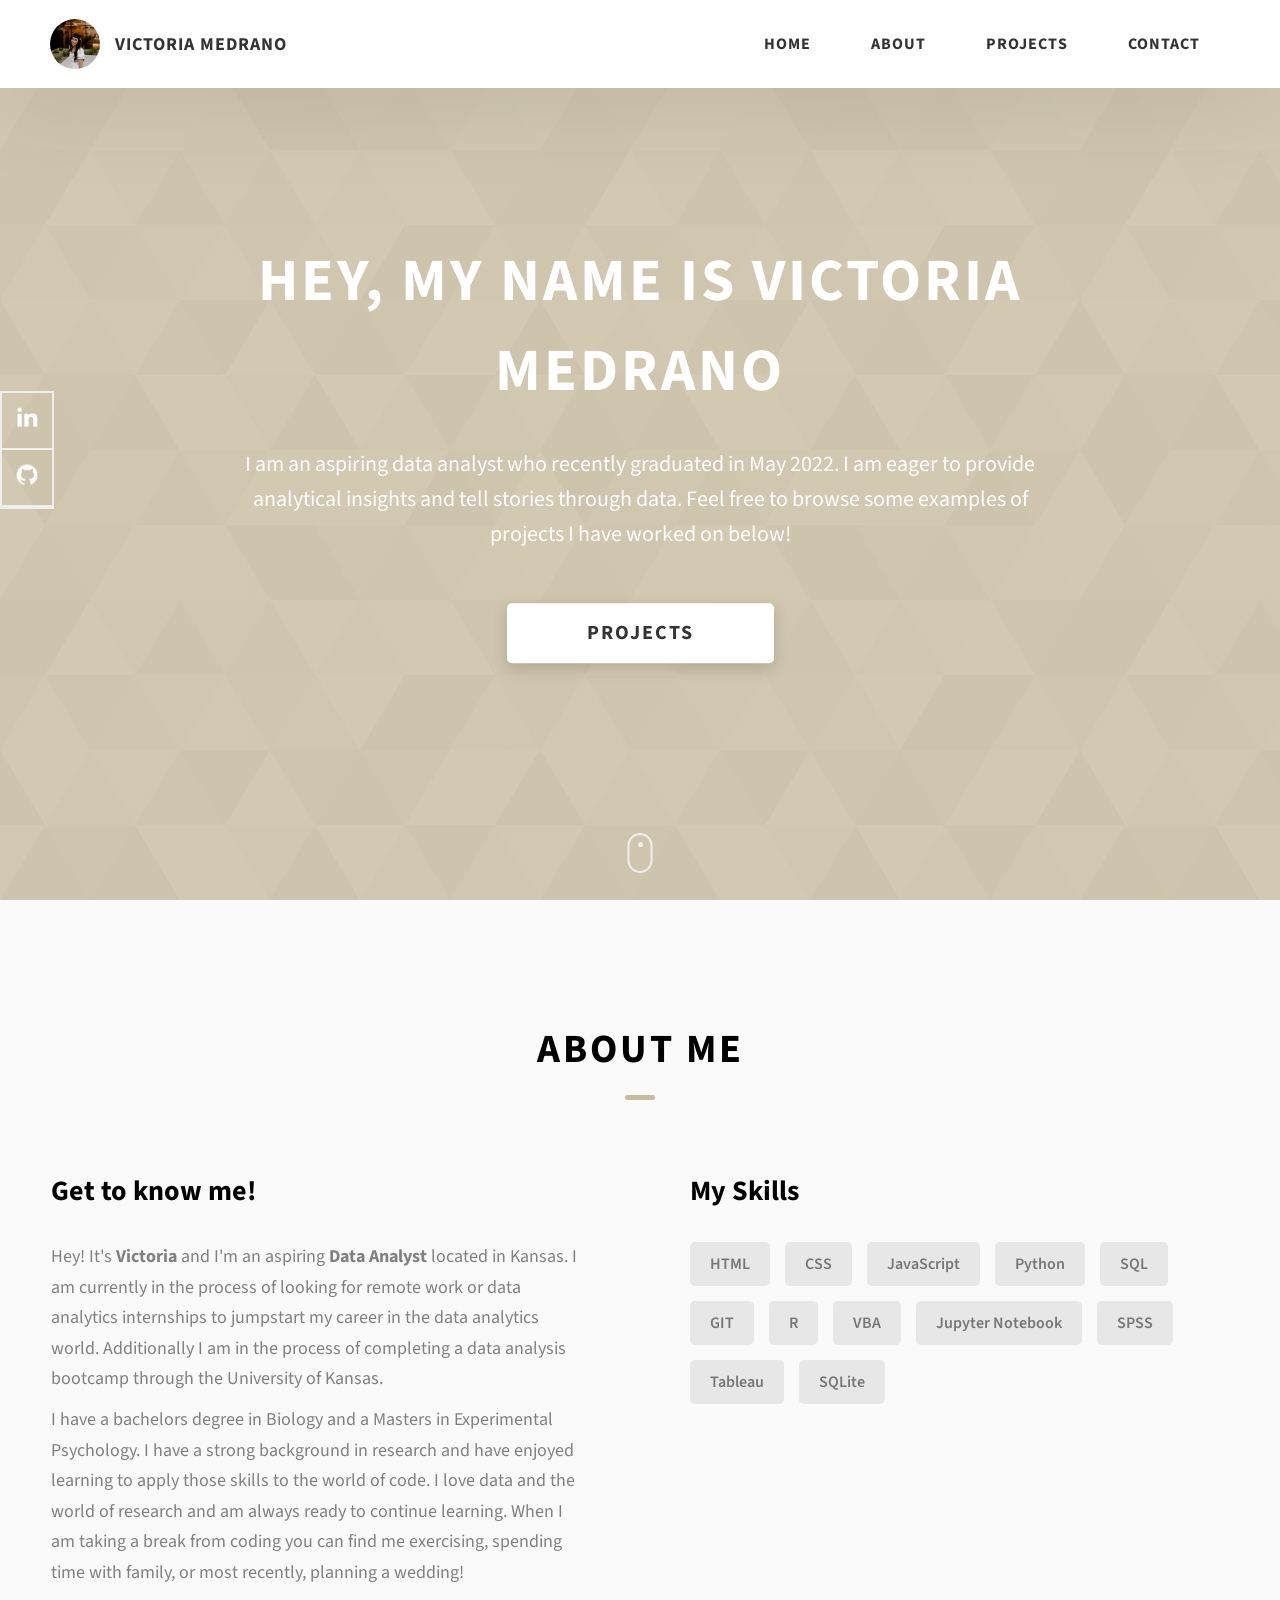
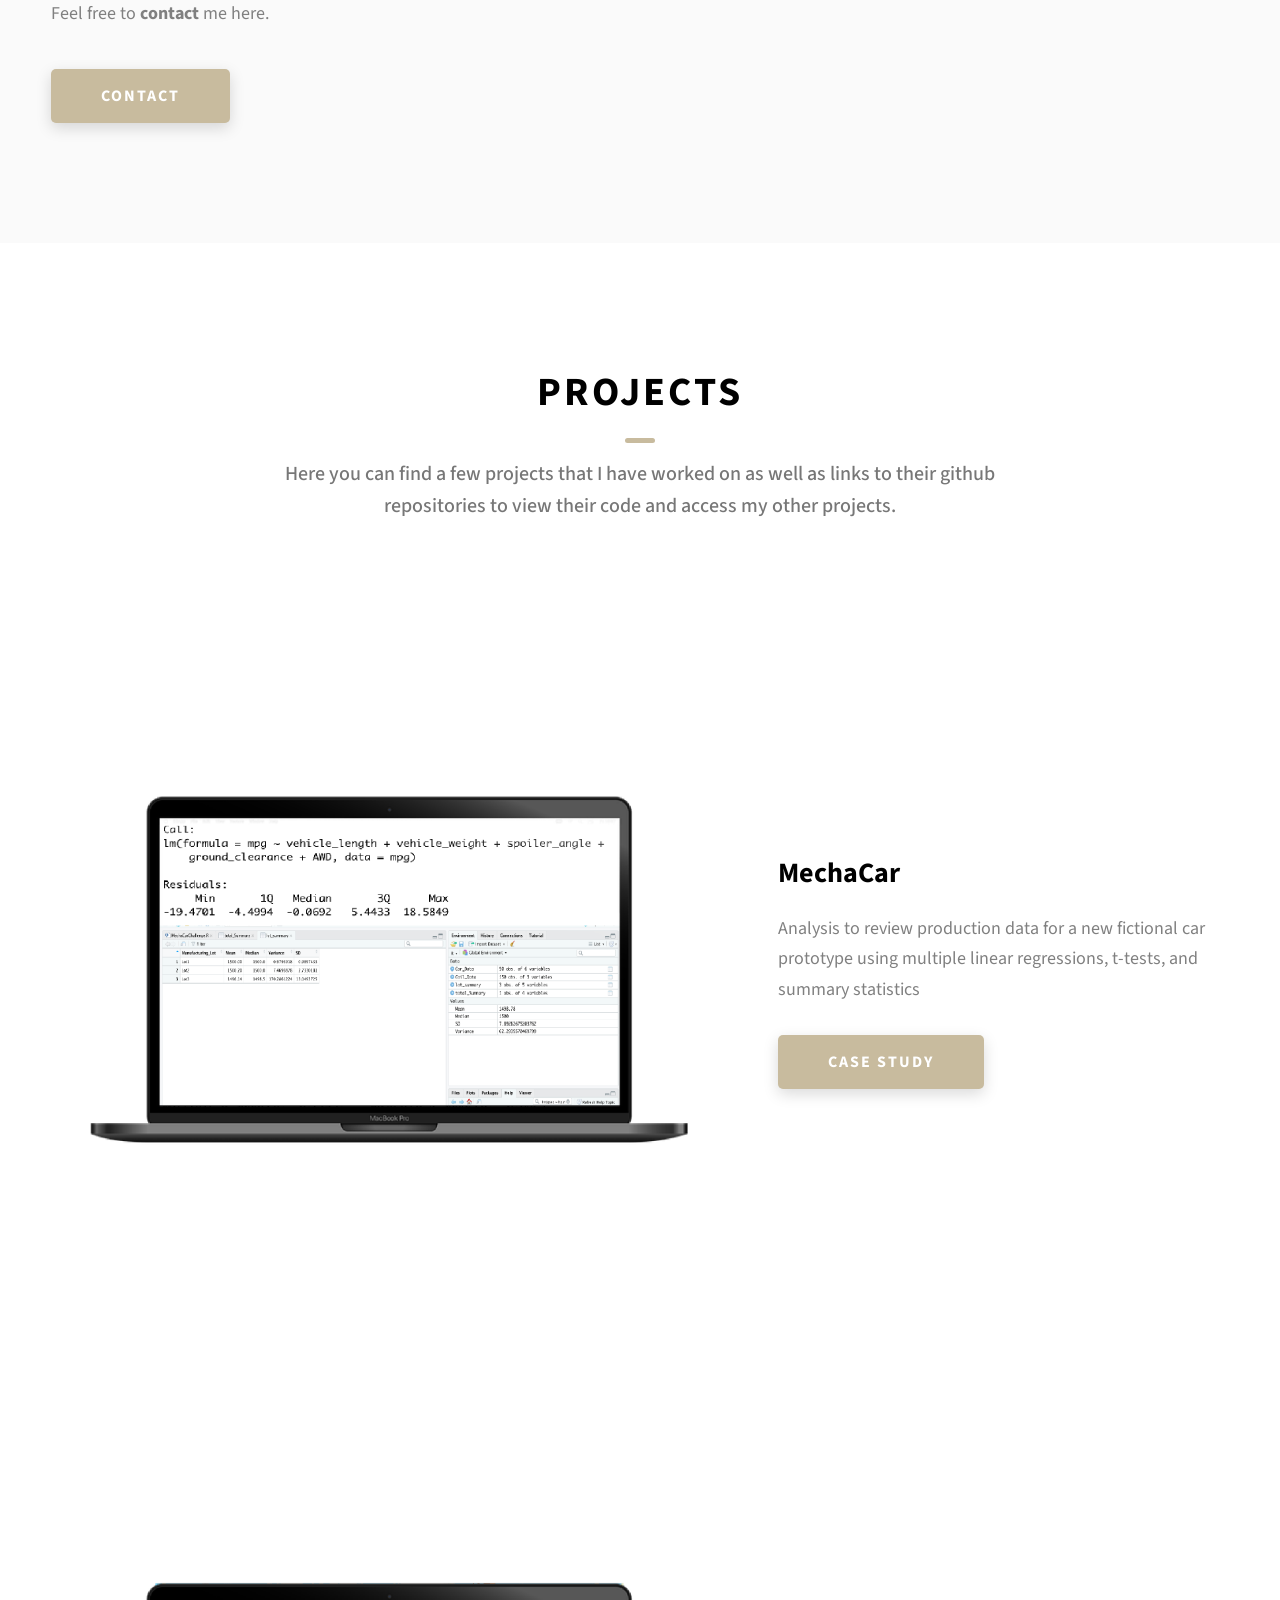
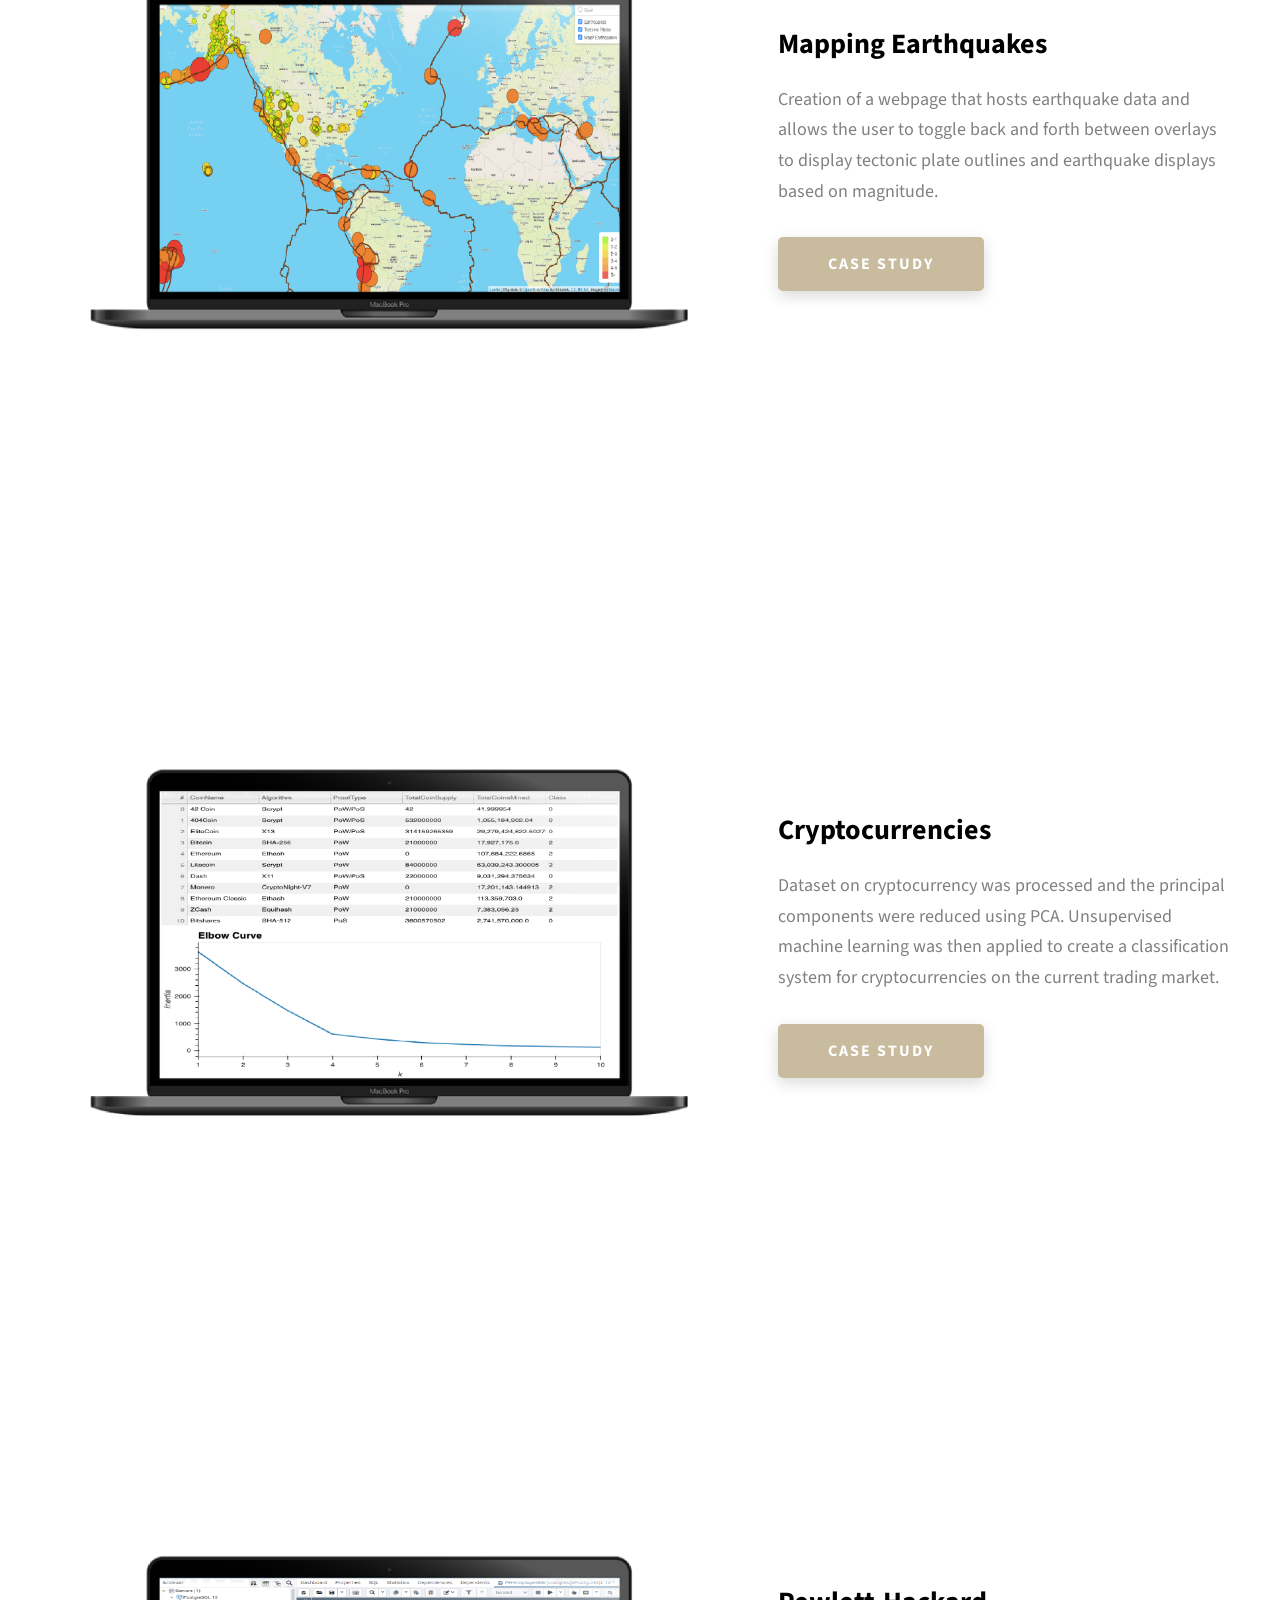
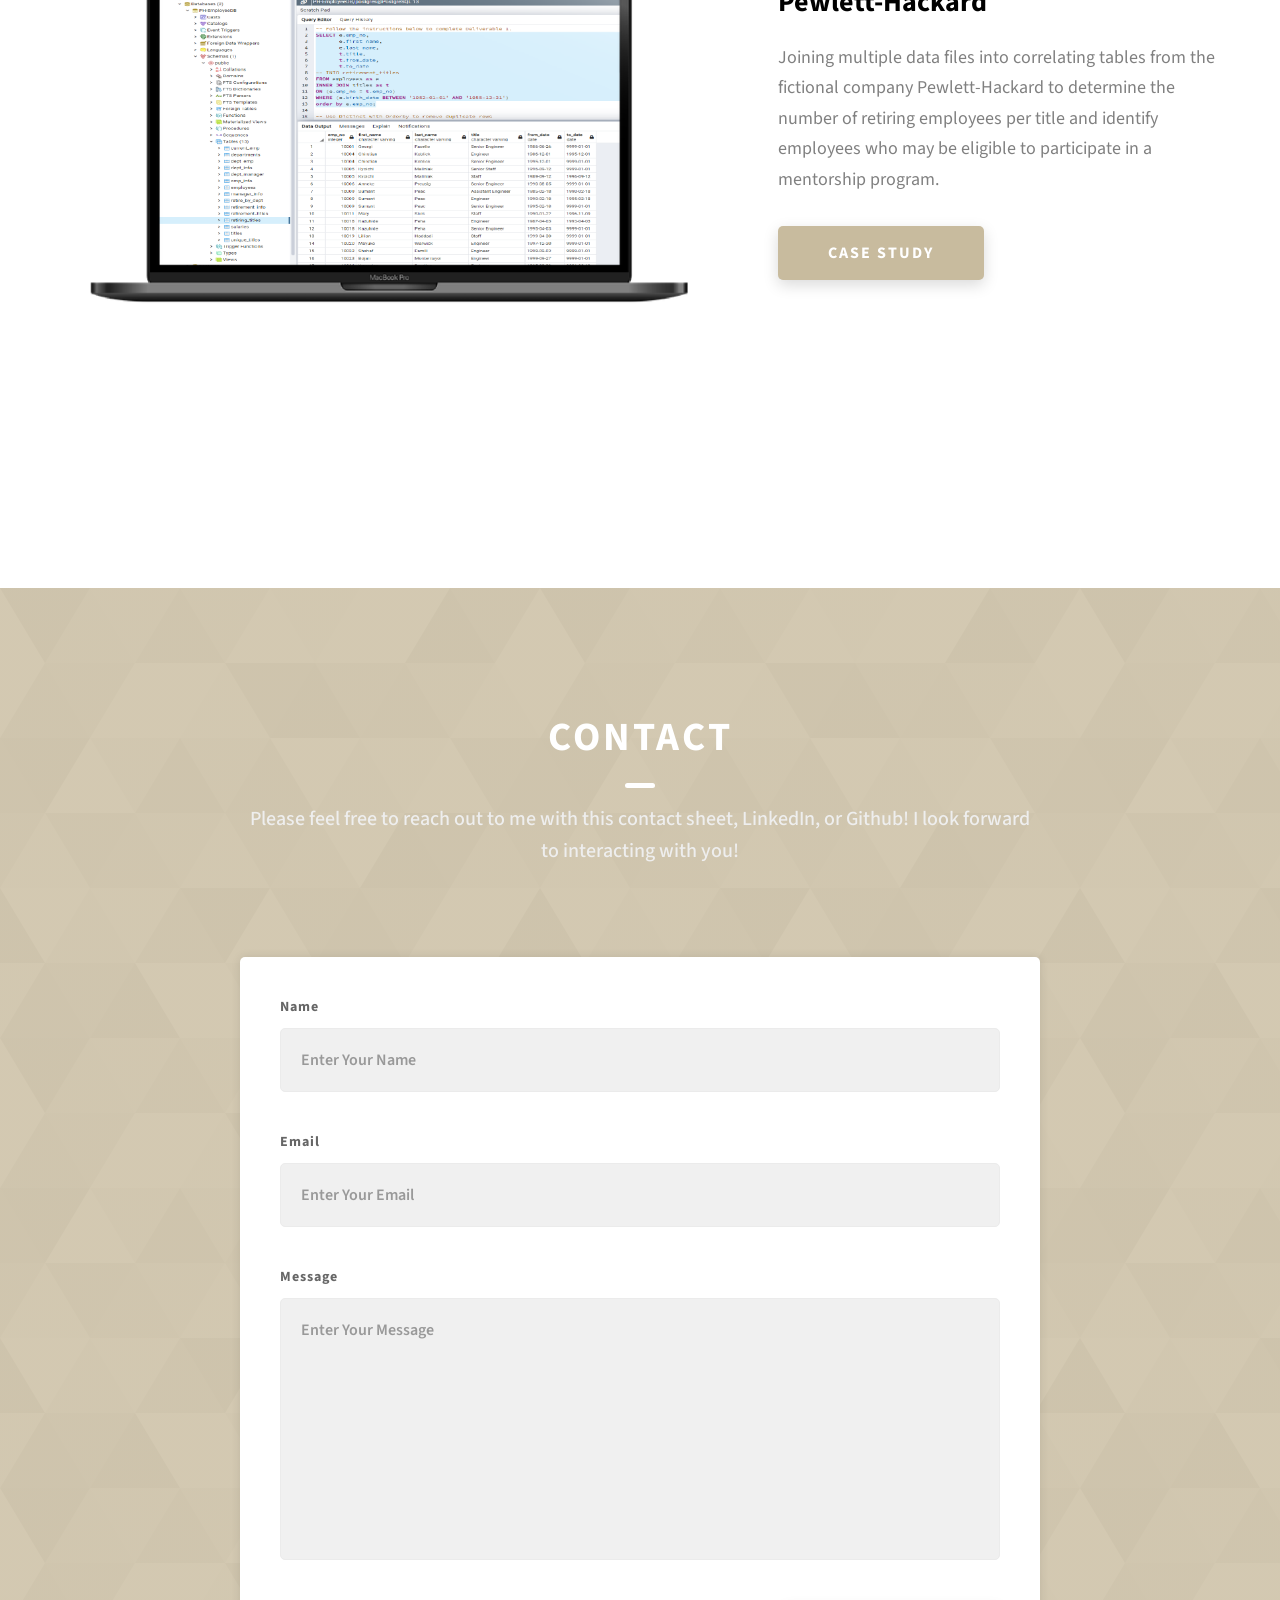
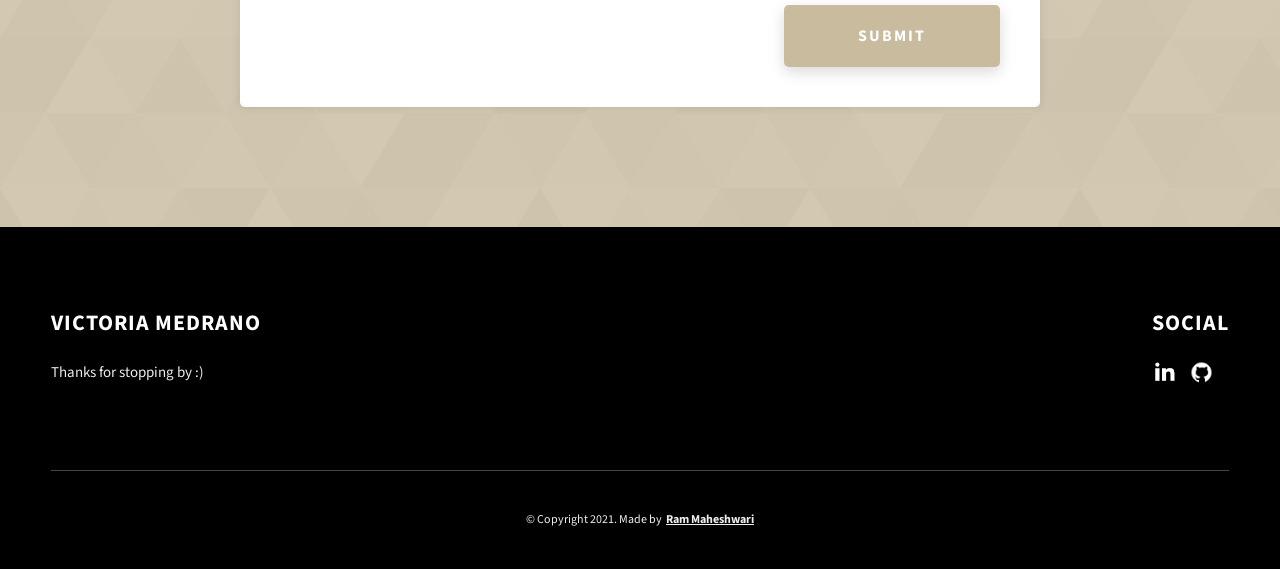
<file: index.html>
<!DOCTYPE html>
<html lang="en">
  <head>
    <meta charset="UTF-8" />
    <meta name="viewport" content="width=device-width, initial-scale=1.0" />
    <meta http-equiv="X-UA-Compatible" content="ie=edge" />
    <title>Victoria Medrano</title>
    <meta name="description" content="Portfolio Template for Developer" />

    <link rel="stylesheet" href="css/style.css" />

    <link rel="preconnect" href="https://fonts.googleapis.com" />
    <link rel="preconnect" href="https://fonts.gstatic.com" crossorigin />
    <link
      href="https://fonts.googleapis.com/css2?family=Source+Sans+Pro:wght@400;600;700;900&display=swap"
      rel="stylesheet"
    />
  </head>
  <body>
    <header class="header">
      <div class="header__content">
        <div class="header__logo-container">
          <div class="header__logo-img-cont">
            <img
              src="cap.jpg"
              alt="Victoria Medrano Image"
              class="header__logo-img"
            />
          </div>
          <span class="header__logo-sub">Victoria Medrano</span>
        </div>
        <div class="header__main">
          <ul class="header__links">
            <li class="header__link-wrapper">
              <a href="./index.html" class="header__link"> Home </a>
            </li>
            <li class="header__link-wrapper">
              <a href="./index.html#about" class="header__link">About </a>
            </li>
            <li class="header__link-wrapper">
              <a href="./index.html#projects" class="header__link">
                Projects
              </a>
            </li>
            <li class="header__link-wrapper">
              <a href="./index.html#contact" class="header__link"> Contact </a>
            </li>
          </ul>
          <div class="header__main-ham-menu-cont">
            <img
              src="./assets/svg/ham-menu.svg"
              alt="hamburger menu"
              class="header__main-ham-menu"
            />
            <img
              src="./assets/svg/ham-menu-close.svg"
              alt="hamburger menu close"
              class="header__main-ham-menu-close d-none"
            />
          </div>
        </div>
      </div>
      <div class="header__sm-menu">
        <div class="header__sm-menu-content">
          <ul class="header__sm-menu-links">
            <li class="header__sm-menu-link">
              <a href="./index.html"> Home </a>
            </li>

            <li class="header__sm-menu-link">
              <a href="./index.html#about"> About </a>
            </li>

            <li class="header__sm-menu-link">
              <a href="./index.html#projects"> Projects </a>
            </li>

            <li class="header__sm-menu-link">
              <a href="./index.html#contact"> Contact </a>
            </li>
          </ul>
        </div>
      </div>
    </header>
    <section class="home-hero">
      <div class="home-hero__content">
        <h1 class="heading-primary">Hey, My name is Victoria Medrano</h1>
        <div class="home-hero__info">
          <p class="text-primary">
            I am an aspiring data analyst who recently graduated in May 2022. I am eager to provide analytical insights and tell stories through data. Feel free to browse some examples of projects I have worked on below!
          </p>
        </div>
        <div class="home-hero__cta">
          <a href="./#projects" class="btn btn--bg">Projects</a>
        </div>
      </div>
      <div class="home-hero__socials">
        <div class="home-hero__social">
          <a href="https://www.linkedin.com/in/victoria-medrano-88354a142/" class="home-hero__social-icon-link">
            <img
              src="./assets/png/linkedin-ico.png"
              alt="icon"
              class="home-hero__social-icon"
            />
          </a>
        </div>
        <div class="home-hero__social">
          <a href="https://github.com/vic-medrano" class="home-hero__social-icon-link">
            <img
              src="./assets/png/github-ico.png"
              alt="icon"
              class="home-hero__social-icon"
            />
          </a>
        </div>
        </div>
      </div>
      <div class="home-hero__mouse-scroll-cont">
        <div class="mouse"></div>
      </div>
    </section>
    <section id="about" class="about sec-pad">
      <div class="main-container">
        <h2 class="heading heading-sec heading-sec__mb-med">
          <span class="heading-sec__main">About Me</span>
          <span class="heading-sec__sub">
            
          </span>
        </h2>
        <div class="about__content">
          <div class="about__content-main">
            <h3 class="about__content-title">Get to know me!</h3>
            <div class="about__content-details">
              <p class="about__content-details-para">
                Hey! It's
                <strong>Victoria</strong>
                and I'm an aspiring <strong> Data Analyst </strong> located in
                Kansas. I am currently in the process of looking for remote work or
                data analytics internships to jumpstart my career in the data analytics world.
                Additionally I am in the process of completing a data analysis bootcamp through 
                the University of Kansas.
              
              </p>
              <p class="about__content-details-para">
                I have a bachelors degree in Biology and a Masters in Experimental Psychology. 
                I have a strong background in research and have enjoyed learning to apply those skills
                to the world of code. I love data and the world of research and am always ready to continue learning. 
                When I am taking a break from coding you can find me exercising, spending time with family, or most 
                recently, planning a wedding!

              </p>
              <p class="about__content-details-para">
                Feel free to
                <strong>contact</strong> me here.

              </p>
            </div>
            <a href="./#contact" class="btn btn--med btn--theme dynamicBgClr"
              >Contact</a
            >
          </div>
          <div class="about__content-skills">
            <h3 class="about__content-title">My Skills</h3>
            <div class="skills">
              <div class="skills__skill">HTML</div>
              <div class="skills__skill">CSS</div>
              <div class="skills__skill">JavaScript</div>
              <div class="skills__skill">Python</div>
              <div class="skills__skill">SQL</div>
              <div class="skills__skill">GIT</div>
              <div class="skills__skill">R</div>
              <div class="skills__skill">VBA</div>
              <div class="skills__skill">Jupyter Notebook</div>
              <div class="skills__skill">SPSS</div>
              <div class="skills__skill">Tableau</div>
              <div class="skills__skill">SQLite</div>
            </div>
          </div>
        </div>
      </div>
    </section>
    <section id="projects" class="projects sec-pad">
      <div class="main-container">
        <h2 class="heading heading-sec heading-sec__mb-bg">
          <span class="heading-sec__main">Projects</span>
          <span class="heading-sec__sub">
           Here you can find a few projects that I have worked on as well as links to their 
           github repositories to view their code and access my other projects.
          </span>
        </h2>

        <div class="projects__content">
          <div class="projects__row">
            <div class="projects__row-img-cont">
              <img
                src="./assets/png/mechacar.PNG"
                alt="Software Screenshot"
                class="projects__row-img"
                loading="lazy"
              />
            </div>
            <div class="projects__row-content">
              <h3 class="projects__row-content-title">MechaCar</h3>
              <p class="projects__row-content-desc">
                Analysis to review production data for a new fictional 
                car prototype using multiple linear regressions, t-tests, 
                and summary statistics
              </p>
              <a
                href="./project-1.html"
                class="btn btn--med btn--theme dynamicBgClr"
                target="_blank"
                >Case Study</a
              >
            </div>
          </div>
          <div class="projects__row">
            <div class="projects__row-img-cont">
              <img
                src="./assets/png/mapping_earthquakes.PNG"
                alt="Software Screenshot"
                class="projects__row-img"
                loading="lazy"
              />
            </div>
            <div class="projects__row-content">
              <h3 class="projects__row-content-title">Mapping Earthquakes</h3>
              <p class="projects__row-content-desc">
                Creation of a webpage that hosts earthquake data and allows the 
                user to toggle back and forth between overlays to display tectonic 
                plate outlines and earthquake displays based on magnitude.
              </p>
              <a
                href="./project-2.html"
                class="btn btn--med btn--theme dynamicBgClr"
                target="_blank"
                >Case Study</a
              >
            </div>
          </div>
          <div class="projects__row">
            <div class="projects__row-img-cont">
              <img
                src="./assets/png/crypto.PNG"
                alt="Software Screenshot"
                class="projects__row-img"
                loading="lazy"
              />
            </div>
            <div class="projects__row-content">
              <h3 class="projects__row-content-title">Cryptocurrencies</h3>
              <p class="projects__row-content-desc">
                Dataset on cryptocurrency was processed and the principal 
                components were reduced using PCA. Unsupervised machine learning 
                was then applied to create a classification system for 
                cryptocurrencies on the current trading market.
              </p>
              <a
                href="./project-3.html"
                class="btn btn--med btn--theme dynamicBgClr"
                target="_blank"
                >Case Study</a
              >
            </div>
          </div>
          <div class="projects__row">
            <div class="projects__row-img-cont">
              <img
                src="./assets/png/pewlett.PNG"
                alt="Software Screenshot"
                class="projects__row-img"
                loading="lazy"
              />
            </div>
            <div class="projects__row-content">
              <h3 class="projects__row-content-title">Pewlett-Hackard</h3>
              <p class="projects__row-content-desc">
                Joining multiple data files into correlating tables from 
                the fictional company Pewlett-Hackard to determine the number 
                of retiring employees per title and identify employees who may 
                be eligible to participate in a mentorship program.
              </p>
              <a
                href="./project-4.html"
                class="btn btn--med btn--theme dynamicBgClr"
                target="_blank"
                >Case Study</a
              >
            </div>
          </div>
        </div>
      </div>
    </section>
    <section id="contact" class="contact sec-pad dynamicBg">
      <div class="main-container">
        <h2 class="heading heading-sec heading-sec__mb-med">
          <span class="heading-sec__main heading-sec__main--lt">Contact</span>
          <span class="heading-sec__sub heading-sec__sub--lt">
            Please feel free to reach out to me with this contact sheet, LinkedIn, or Github!
            I look forward to interacting with you!
          </span>
        </h2>
        <div class="contact__form-container">
          <form action="#" class="contact__form">
            <div class="contact__form-field">
              <label class="contact__form-label" for="name">Name</label>
              <input
                required
                placeholder="Enter Your Name"
                type="text"
                class="contact__form-input"
                name="name"
                id="name"
              />
            </div>
            <div class="contact__form-field">
              <label class="contact__form-label" for="email">Email</label>
              <input
                required
                placeholder="Enter Your Email"
                type="text"
                class="contact__form-input"
                name="email"
                id="email"
              />
            </div>
            <div class="contact__form-field">
              <label class="contact__form-label" for="message">Message</label>
              <textarea
                required
                cols="30"
                rows="10"
                class="contact__form-input"
                placeholder="Enter Your Message"
                name="message"
                id="message"
              ></textarea>
            </div>
            <button type="submit" class="btn btn--theme contact__btn">
              Submit
            </button>
          </form>
        </div>
      </div>
    </section>
    <footer class="main-footer">
      <div class="main-container">
        <div class="main-footer__upper">
          <div class="main-footer__row main-footer__row-1">
            <h2 class="heading heading-sm main-footer__heading-sm">
              <span>Social</span>
            </h2>
            <div class="main-footer__social-cont">
              <a target="_blank" rel="noreferrer" href="https://www.linkedin.com/in/victoria-medrano-88354a142/">
                <img
                  class="main-footer__icon"
                  src="./assets/png/linkedin-ico.png"
                  alt="icon"
                />
              </a>
              <a target="_blank" rel="noreferrer" href="https://github.com/vic-medrano">
                <img
                  class="main-footer__icon"
                  src="./assets/png/github-ico.png"
                  alt="icon"
                />
              </a>
            </div>
          </div>
          <div class="main-footer__row main-footer__row-2">
            <h4 class="heading heading-sm text-lt">Victoria Medrano</h4>
            <p class="main-footer__short-desc">
            Thanks for stopping by :)
            </p>
          </div>
        </div>

        <!-- If you give me some credit or shoutout here by linking to my website, then it will be a big thing for me and will help me a lot :) -->
        <div class="main-footer__lower">
          &copy; Copyright 2021. Made by
          <a rel="noreferrer" target="_blank" href="https://rammaheshwari.com"
            >Ram Maheshwari</a
          >
        </div>
      </div>
    </footer>

    <script src="./index.js"></script>
  </body>
</html>
</file>
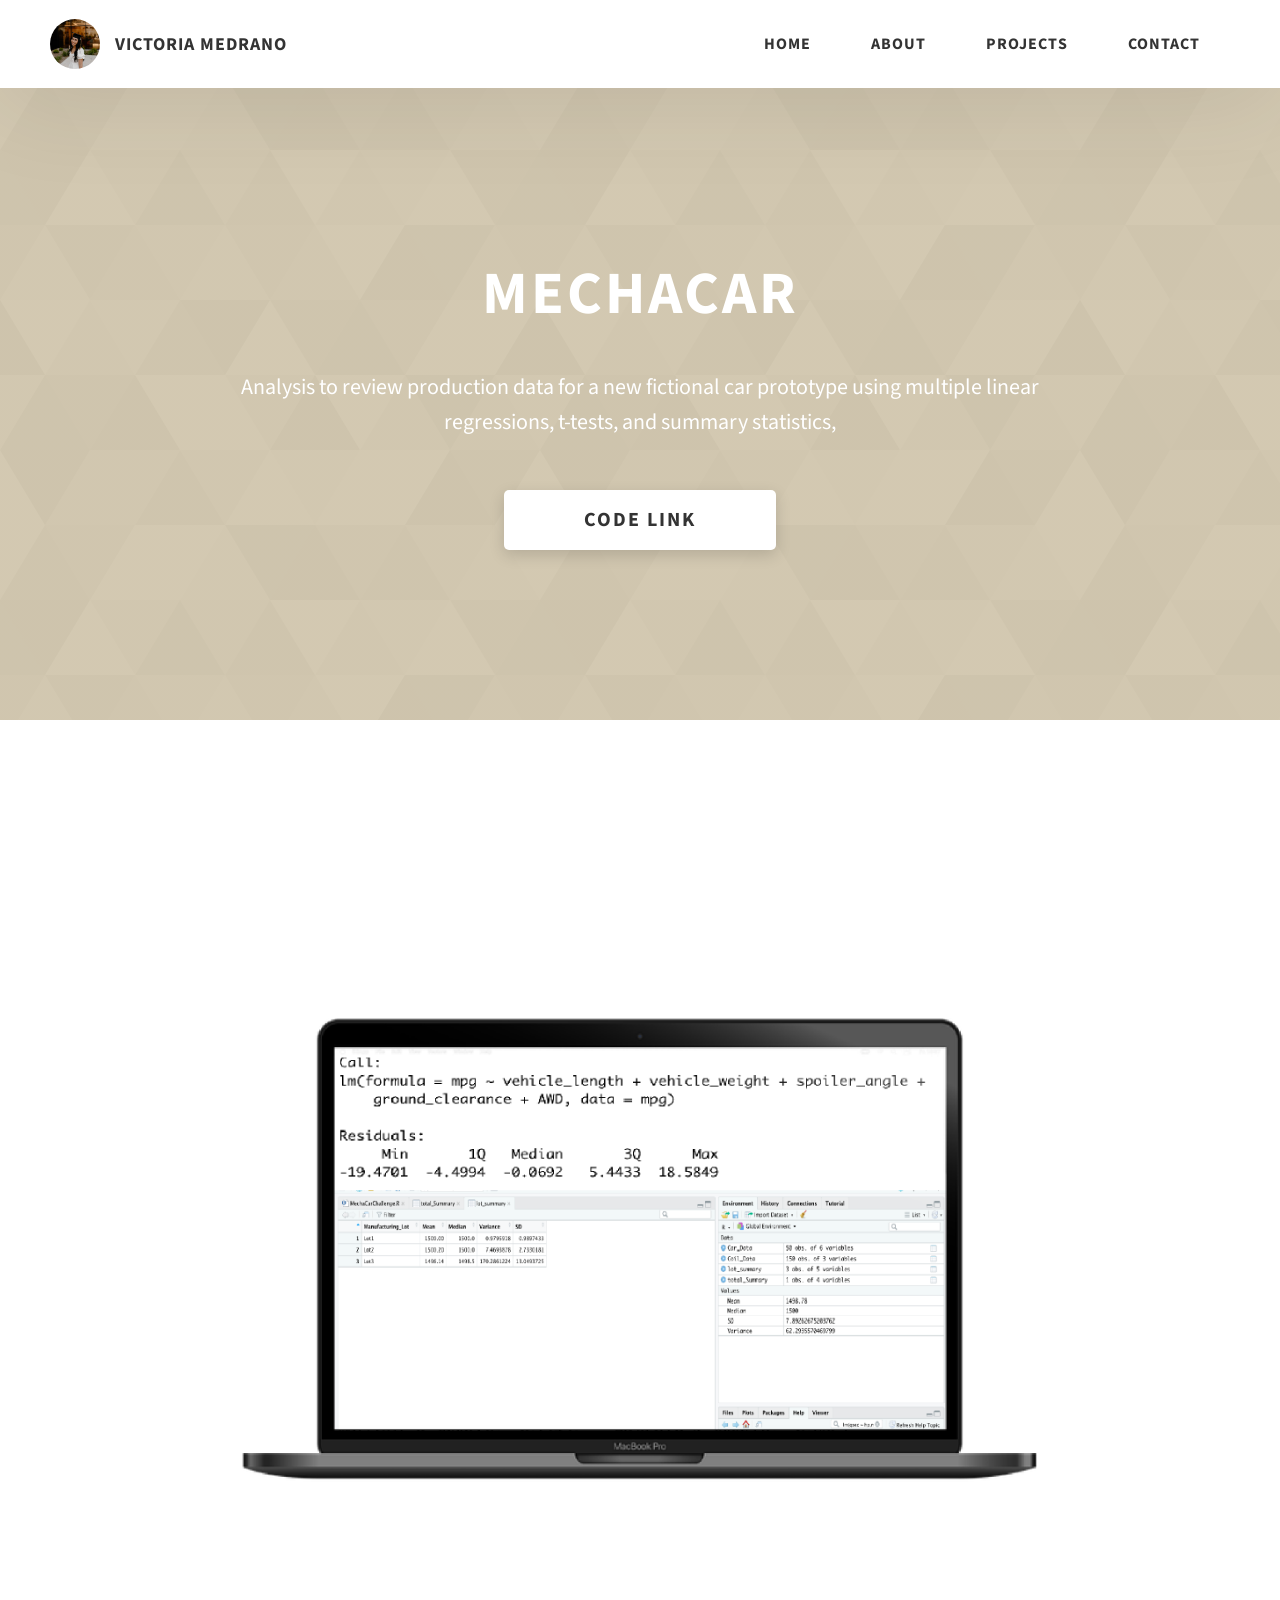
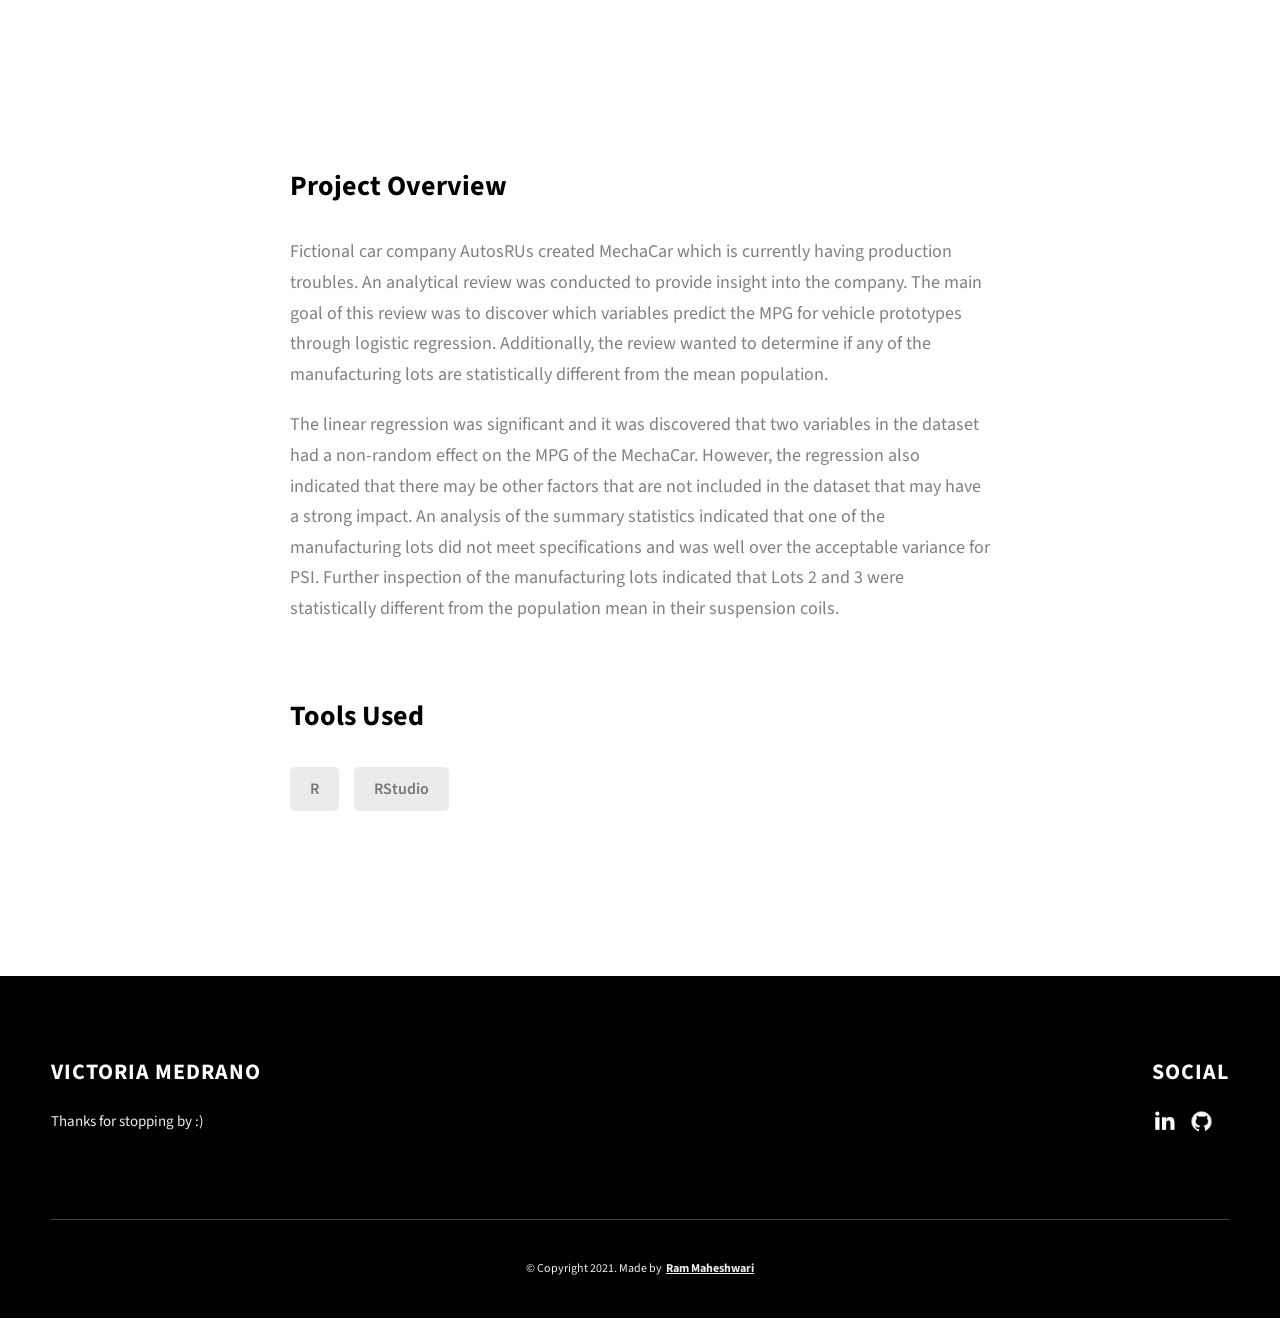
<file: project-1.html>
<!DOCTYPE html>
<html lang="en">
  <head>
    <meta charset="UTF-8" />
    <meta name="viewport" content="width=device-width, initial-scale=1.0" />
    <meta http-equiv="X-UA-Compatible" content="ie=edge" />
    <title>Case Study of MechaCar</title>
    <meta name="description" content="Case study page of Project" />

    <link rel="stylesheet" href="css/style.css" />

    <link rel="preconnect" href="https://fonts.googleapis.com" />
    <link rel="preconnect" href="https://fonts.gstatic.com" crossorigin />
    <link
      href="https://fonts.googleapis.com/css2?family=Source+Sans+Pro:wght@400;600;700;900&display=swap"
      rel="stylesheet"
    />
  </head>
  <body>
    <header class="header">
      <div class="header__content">
        <div class="header__logo-container">
          <div class="header__logo-img-cont">
            <img
              src="cap.jpg"
              alt="Victoria Medrano "
              class="header__logo-img"
            />
          </div>
          <span class="header__logo-sub">Victoria Medrano</span>
        </div>
        <div class="header__main">
          <ul class="header__links">
            <li class="header__link-wrapper">
              <a href="./index.html" class="header__link"> Home </a>
            </li>
            <li class="header__link-wrapper">
              <a href="./index.html#about" class="header__link">About </a>
            </li>
            <li class="header__link-wrapper">
              <a href="./index.html#projects" class="header__link">
                Projects
              </a>
            </li>
            <li class="header__link-wrapper">
              <a href="./index.html#contact" class="header__link"> Contact </a>
            </li>
          </ul>
          <div class="header__main-ham-menu-cont">
            <img
              src="./assets/svg/ham-menu.svg"
              alt="hamburger menu"
              class="header__main-ham-menu"
            />
            <img
              src="./assets/svg/ham-menu-close.svg"
              alt="hamburger menu close"
              class="header__main-ham-menu-close d-none"
            />
          </div>
        </div>
      </div>
      <div class="header__sm-menu">
        <div class="header__sm-menu-content">
          <ul class="header__sm-menu-links">
            <li class="header__sm-menu-link">
              <a href="./index.html"> Home </a>
            </li>

            <li class="header__sm-menu-link">
              <a href="./index.html#about"> About </a>
            </li>

            <li class="header__sm-menu-link">
              <a href="./index.html#projects"> Projects </a>
            </li>

            <li class="header__sm-menu-link">
              <a href="./index.html#contact"> Contact </a>
            </li>
          </ul>
        </div>
      </div>
    </header>
    <section class="project-cs-hero">
      <div class="project-cs-hero__content">
        <h1 class="heading-primary">MechaCar</h1>
        <div class="project-cs-hero__info">
          <p class="text-primary">
            Analysis to review production data for a new fictional
             car prototype using multiple linear regressions, t-tests, and summary statistics,
          </p>
        </div>
        <div class="project-cs-hero__cta">
          <a href="https://raw.githubusercontent.com/vic-medrano/MechaCar_Statistical_Analysis/main/MechaCar_Challenge.R" class="btn btn--bg" target="_blank">Code Link</a>
        </div>
      </div>
    </section>
    <section class="project-details">
      <div class="main-container">
        <div class="project-details__content">
          <div class="project-details__showcase-img-cont">
            <img
              src="./assets/png/mechacar.PNG"
              alt="Project Image"
              class="project-details__showcase-img"
            />
          </div>
          <div class="project-details__content-main">
            <div class="project-details__desc">
              <h3 class="project-details__content-title">Project Overview</h3>
              <p class="project-details__desc-para">
                Fictional car company AutosRUs created MechaCar which is currently having production
                troubles. An analytical review was conducted to provide insight into the company. The main goal 
                of this review was to discover which variables predict the MPG for vehicle prototypes 
                through logistic regression. Additionally, the review wanted to determine if any of the manufacturing 
                lots are statistically different from the mean population. 
              </p>
              <p class="project-details__desc-para">
              The linear regression was significant and it was discovered that two variables
              in the dataset had a non-random effect on the MPG of the MechaCar. However, the regression
              also indicated that there may be other factors that are not included in the dataset that may have a strong 
              impact. An analysis of the summary statistics indicated that one of the manufacturing lots 
              did not meet specifications and was well over the acceptable variance for PSI. Further inspection of 
              the manufacturing lots indicated that Lots 2 and 3 were statistically different from the population mean in their
              suspension coils.
              </p>
            </div>
            <div class="project-details__tools-used">
              <h3 class="project-details__content-title">Tools Used</h3>
              <div class="skills">
                <div class="skills__skill">R</div>
                <div class="skills__skill">RStudio</div>
              </div>
            </div>
          </div>
        </div>
      </div>
    </section>
    <footer class="main-footer">
      <div class="main-container">
        <div class="main-footer__upper">
          <div class="main-footer__row main-footer__row-1">
            <h2 class="heading heading-sm main-footer__heading-sm">
              <span>Social</span>
            </h2>
            <div class="main-footer__social-cont">
              <a target="_blank" rel="noreferrer" href="https://www.linkedin.com/in/victoria-medrano-88354a142/">
                <img
                  class="main-footer__icon"
                  src="./assets/png/linkedin-ico.png"
                  alt="icon"
                />
              </a>
              <a target="_blank" rel="noreferrer" href="https://github.com/vic-medrano">
                <img
                  class="main-footer__icon"
                  src="./assets/png/github-ico.png"
                  alt="icon"
                />
              </a>
            </div>
          </div>
          <div class="main-footer__row main-footer__row-2">
            <h4 class="heading heading-sm text-lt">Victoria Medrano</h4>
            <p class="main-footer__short-desc">
              Thanks for stopping by :)
            </p>
          </div>
        </div>

        <div class="main-footer__lower">
          &copy; Copyright 2021. Made by
          <a rel="noreferrer" target="_blank" href="https://rammaheshwari.com"
            >Ram Maheshwari</a
          >
        </div>
      </div>
    </footer>
    <script src="./index.js"></script>
  </body>
</html>
</file>
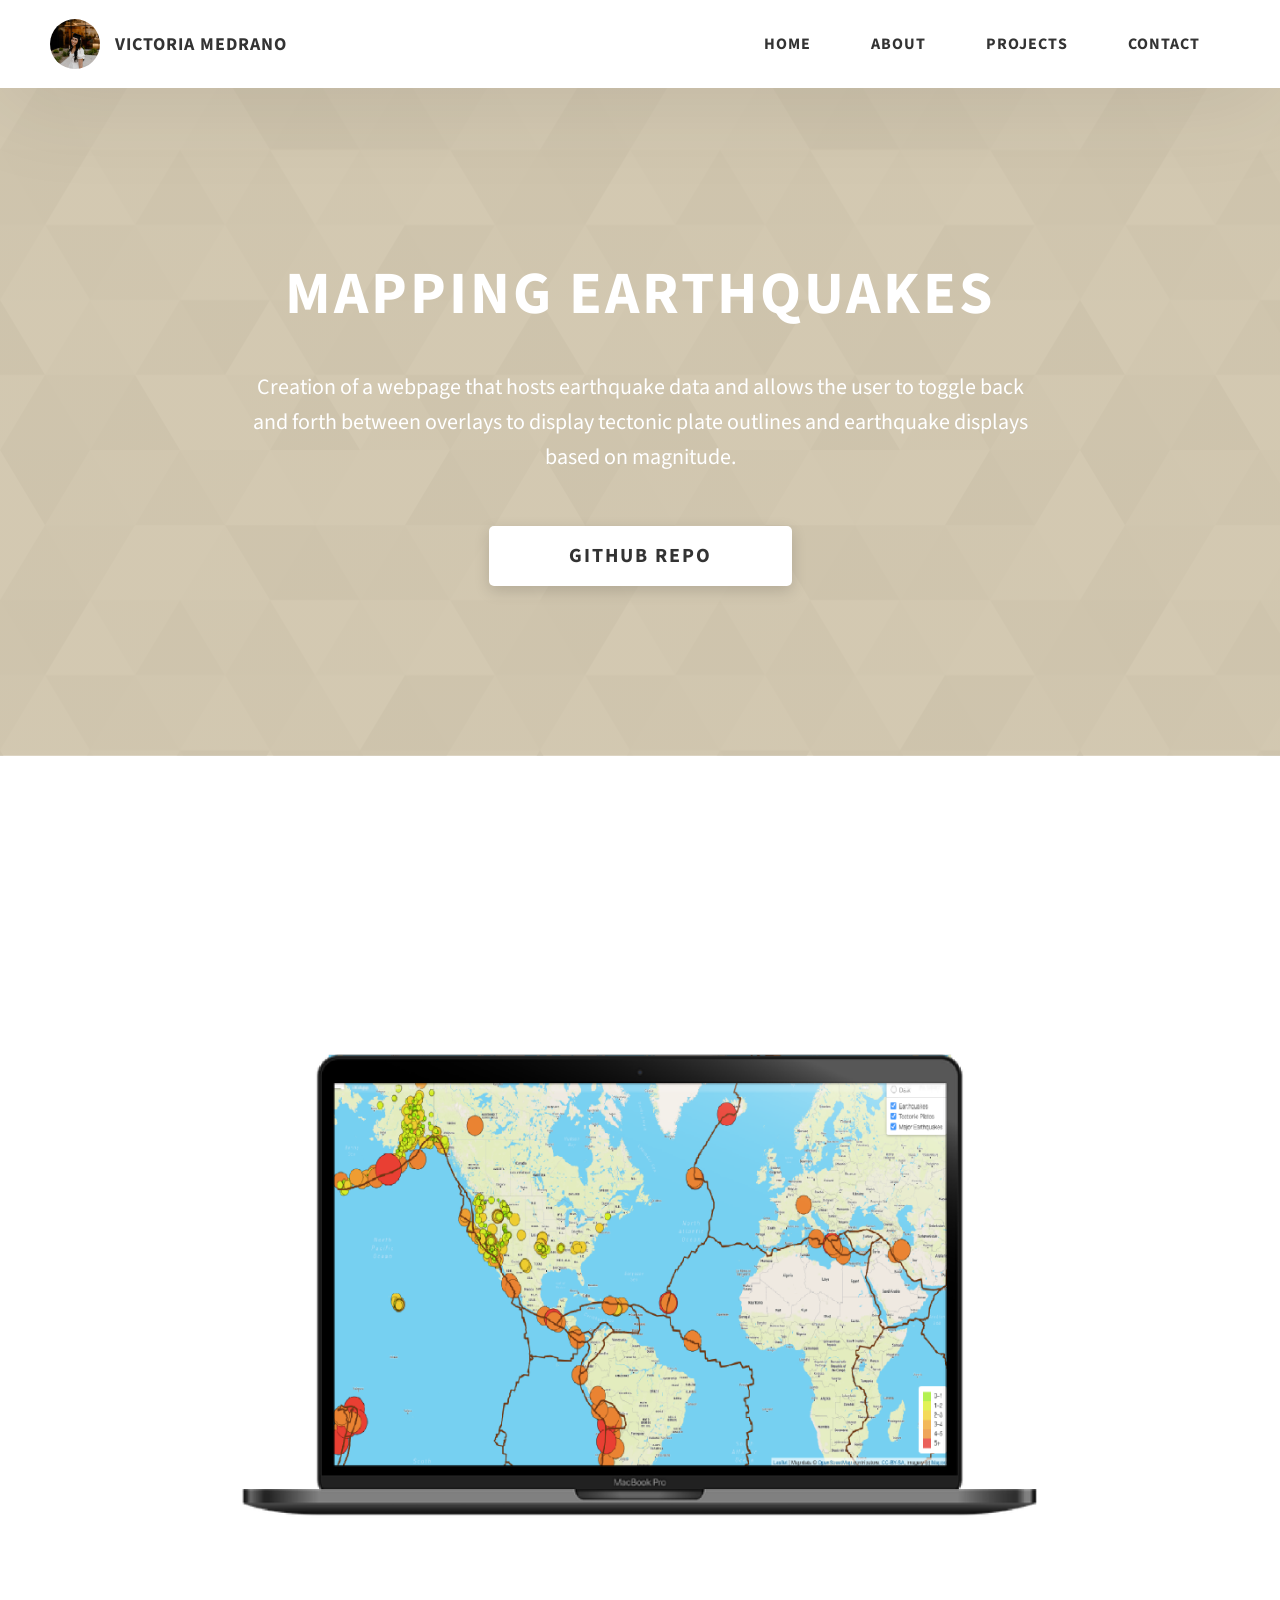
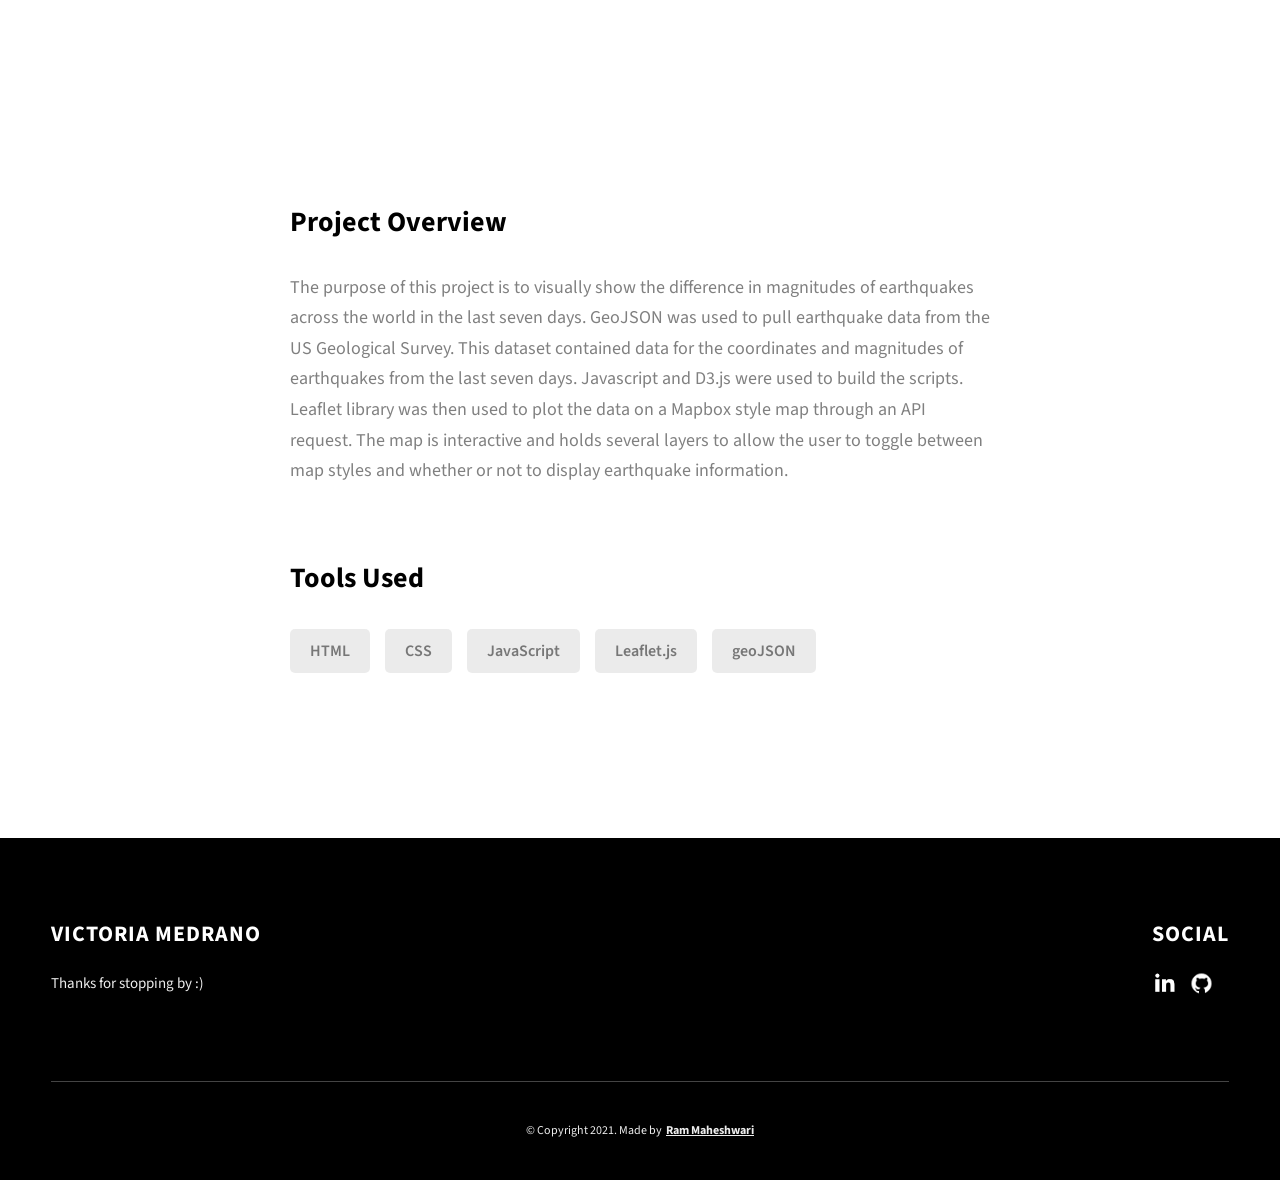
<file: project-2.html>
<!DOCTYPE html>
<html lang="en">
  <head>
    <meta charset="UTF-8" />
    <meta name="viewport" content="width=device-width, initial-scale=1.0" />
    <meta http-equiv="X-UA-Compatible" content="ie=edge" />
    <title>Case Study of Mapping Earthquakes</title>
    <meta name="description" content="Case study page of Project" />

    <link rel="stylesheet" href="css/style.css" />

    <link rel="preconnect" href="https://fonts.googleapis.com" />
    <link rel="preconnect" href="https://fonts.gstatic.com" crossorigin />
    <link
      href="https://fonts.googleapis.com/css2?family=Source+Sans+Pro:wght@400;600;700;900&display=swap"
      rel="stylesheet"
    />
  </head>
  <body>
    <header class="header">
      <div class="header__content">
        <div class="header__logo-container">
          <div class="header__logo-img-cont">
            <img
              src="cap.jpg"
              alt="Victoria Medrano Image"
              class="header__logo-img"
            />
          </div>
          <span class="header__logo-sub">Victoria Medrano</span>
        </div>
        <div class="header__main">
          <ul class="header__links">
            <li class="header__link-wrapper">
              <a href="./index.html" class="header__link"> Home </a>
            </li>
            <li class="header__link-wrapper">
              <a href="./index.html#about" class="header__link">About </a>
            </li>
            <li class="header__link-wrapper">
              <a href="./index.html#projects" class="header__link">
                Projects
              </a>
            </li>
            <li class="header__link-wrapper">
              <a href="./index.html#contact" class="header__link"> Contact </a>
            </li>
          </ul>
          <div class="header__main-ham-menu-cont">
            <img
              src="./assets/svg/ham-menu.svg"
              alt="hamburger menu"
              class="header__main-ham-menu"
            />
            <img
              src="./assets/svg/ham-menu-close.svg"
              alt="hamburger menu close"
              class="header__main-ham-menu-close d-none"
            />
          </div>
        </div>
      </div>
      <div class="header__sm-menu">
        <div class="header__sm-menu-content">
          <ul class="header__sm-menu-links">
            <li class="header__sm-menu-link">
              <a href="./index.html"> Home </a>
            </li>

            <li class="header__sm-menu-link">
              <a href="./index.html#about"> About </a>
            </li>

            <li class="header__sm-menu-link">
              <a href="./index.html#projects"> Projects </a>
            </li>

            <li class="header__sm-menu-link">
              <a href="./index.html#contact"> Contact </a>
            </li>
          </ul>
        </div>
      </div>
    </header>
    <section class="project-cs-hero">
      <div class="project-cs-hero__content">
        <h1 class="heading-primary">Mapping Earthquakes</h1>
        <div class="project-cs-hero__info">
          <p class="text-primary">
            Creation of a webpage that hosts earthquake data 
            and allows the user to toggle back and forth 
            between overlays to display tectonic plate outlines 
            and earthquake displays based on magnitude.
          </p>
        </div>
        <div class="project-cs-hero__cta">
          <a href="https://github.com/vic-medrano/Mapping_Earthquakes" class="btn btn--bg" target="_blank">Github Repo</a>
        </div>
      </div>
    </section>
    <section class="project-details">
      <div class="main-container">
        <div class="project-details__content">
          <div class="project-details__showcase-img-cont">
            <img
              src="./assets/png/mapping_earthquakes.PNG"
              alt="Project Image"
              class="project-details__showcase-img"
            />
          </div>
          <div class="project-details__content-main">
            <div class="project-details__desc">
              <h3 class="project-details__content-title">Project Overview</h3>
              <p class="project-details__desc-para">
                The purpose of this project is to visually show the difference in magnitudes
                of earthquakes across the world in the last seven days. GeoJSON was used 
                to pull earthquake data from the US Geological Survey. This dataset contained data for the 
                coordinates and magnitudes of earthquakes from the last seven days. Javascript and D3.js were
                used to build the scripts. Leaflet library was then used to plot the data on a Mapbox
                style map through an API request. The map is interactive and holds several layers to allow
                the user to toggle between map styles and whether or not to display earthquake information. 
              </p>
            </div>
            <div class="project-details__tools-used">
              <h3 class="project-details__content-title">Tools Used</h3>
              <div class="skills">
                <div class="skills__skill">HTML</div>
                <div class="skills__skill">CSS</div>
                <div class="skills__skill">JavaScript</div>
                <div class="skills__skill">Leaflet.js</div>
                <div class="skills__skill">geoJSON</div>
              </div>
            </div>
            </div>
          </div>
        </div>
      </div>
    </section>
    <footer class="main-footer">
      <div class="main-container">
        <div class="main-footer__upper">
          <div class="main-footer__row main-footer__row-1">
            <h2 class="heading heading-sm main-footer__heading-sm">
              <span>Social</span>
            </h2>
            <div class="main-footer__social-cont">
              <a target="_blank" rel="noreferrer" href="#">
                <img
                  class="main-footer__icon"
                  src="./assets/png/linkedin-ico.png"
                  alt="icon"
                />
              </a>
              <a target="_blank" rel="noreferrer" href="#">
                <img
                  class="main-footer__icon"
                  src="./assets/png/github-ico.png"
                  alt="icon"
                />
              </a>
            </div>
          </div>
          <div class="main-footer__row main-footer__row-2">
            <h4 class="heading heading-sm text-lt">Victoria Medrano</h4>
            <p class="main-footer__short-desc">
              Thanks for stopping by :)
            </p>
          </div>
        </div>

        <div class="main-footer__lower">
          &copy; Copyright 2021. Made by
          <a rel="noreferrer" target="_blank" href="https://rammaheshwari.com"
            >Ram Maheshwari</a
          >
        </div>
      </div>
    </footer>
    <script src="./index.js"></script>
  </body>
</html>
</file>
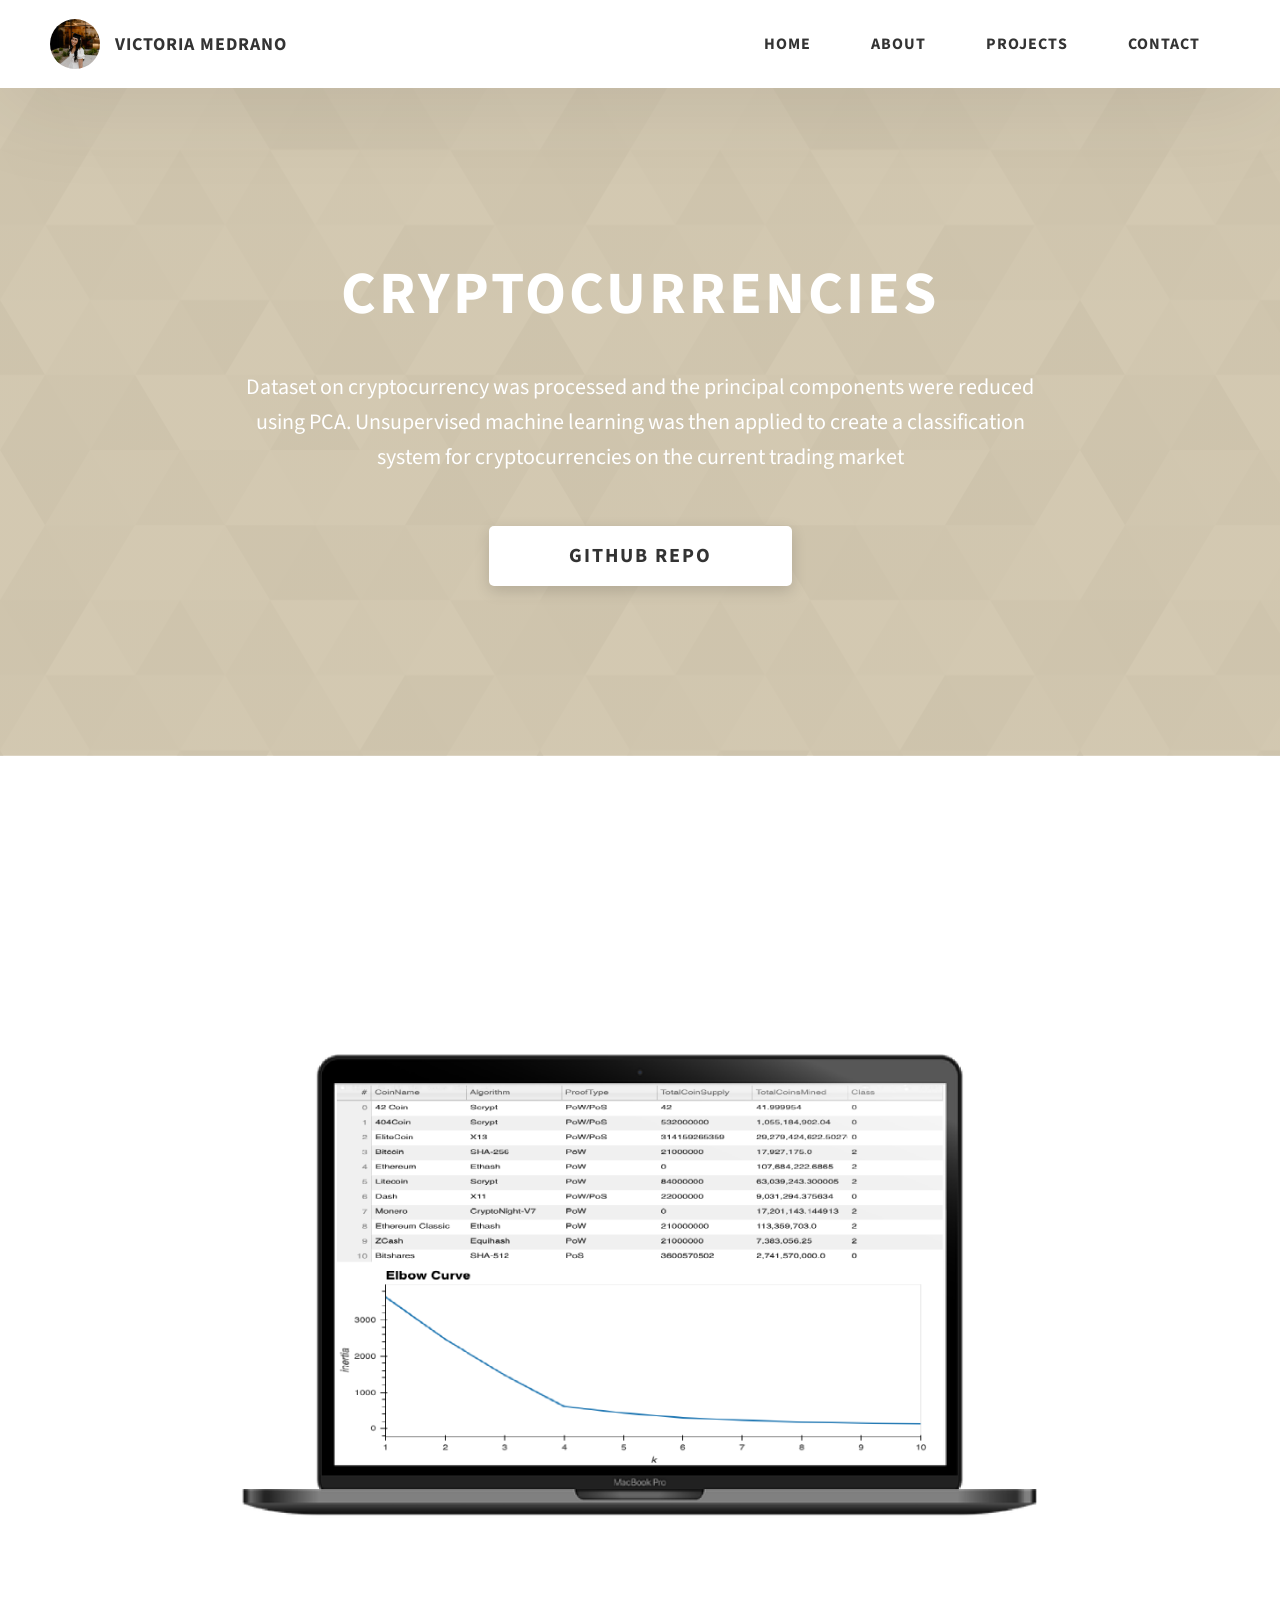
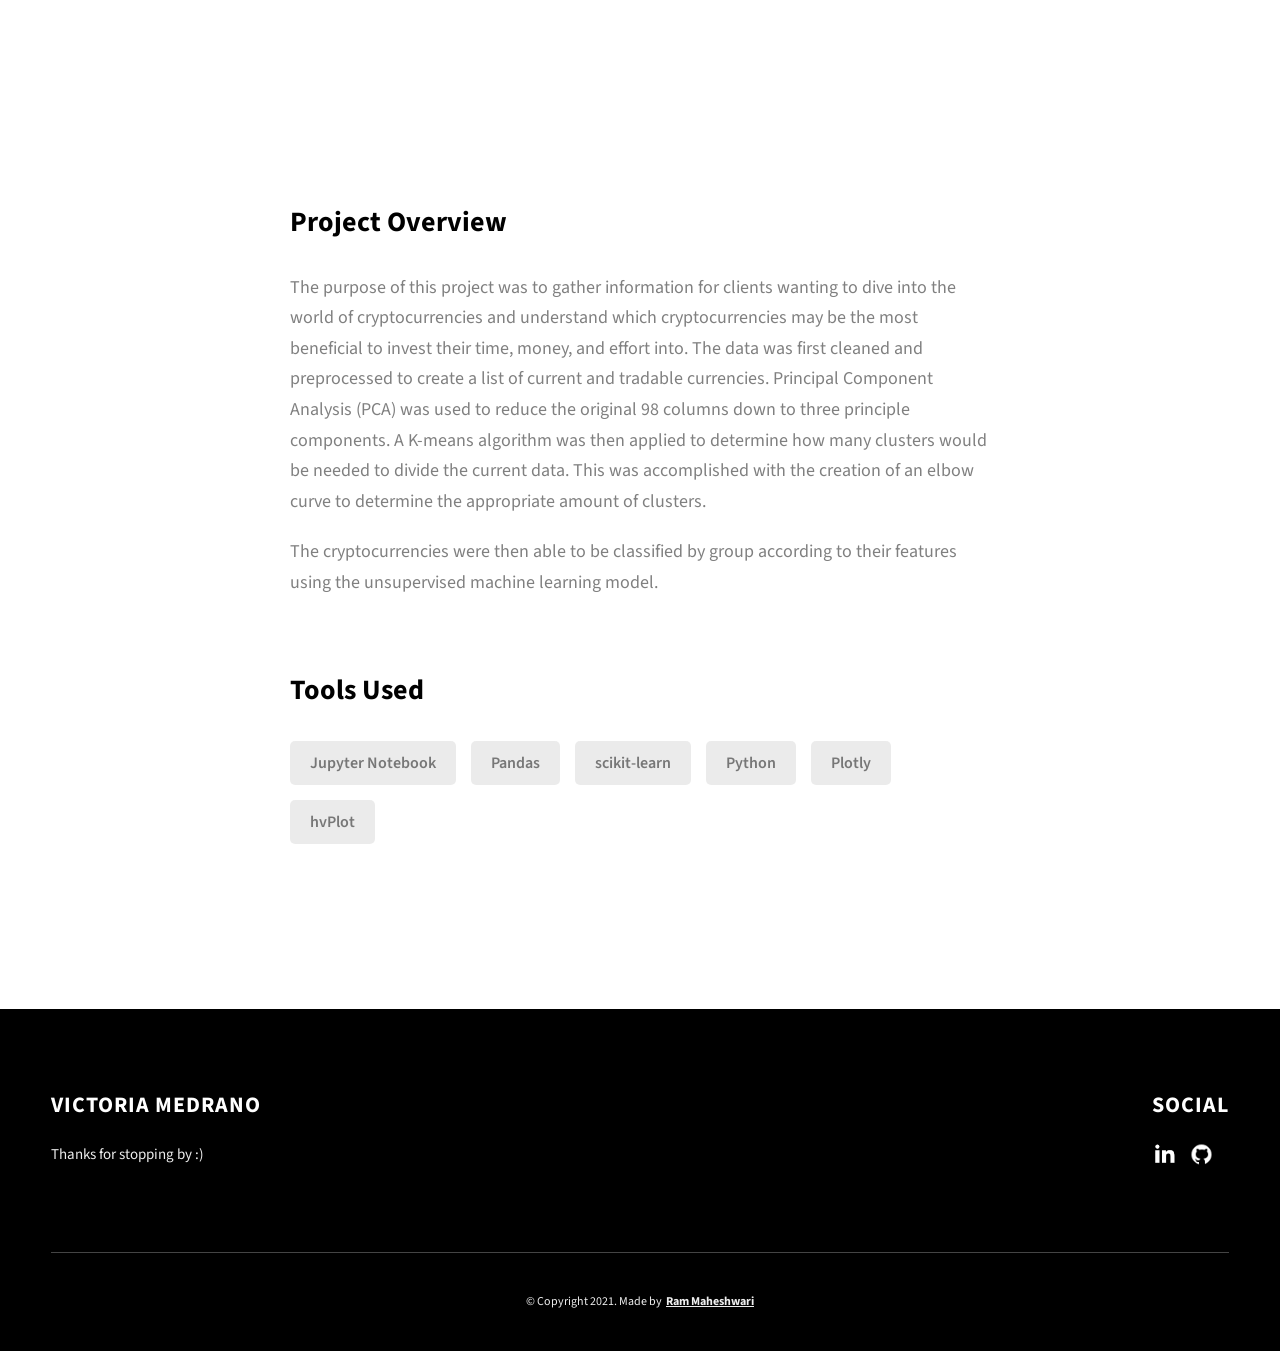
<file: project-3.html>
<!DOCTYPE html>
<html lang="en">
  <head>
    <meta charset="UTF-8" />
    <meta name="viewport" content="width=device-width, initial-scale=1.0" />
    <meta http-equiv="X-UA-Compatible" content="ie=edge" />
    <title>Case Study of Cryptocurrencies</title>
    <meta name="description" content="Case study page of Project" />

    <link rel="stylesheet" href="css/style.css" />

    <link rel="preconnect" href="https://fonts.googleapis.com" />
    <link rel="preconnect" href="https://fonts.gstatic.com" crossorigin />
    <link
      href="https://fonts.googleapis.com/css2?family=Source+Sans+Pro:wght@400;600;700;900&display=swap"
      rel="stylesheet"
    />
  </head>
  <body>
    <header class="header">
      <div class="header__content">
        <div class="header__logo-container">
          <div class="header__logo-img-cont">
            <img
              src="cap.jpg"
              alt="Victoria Medrano Image"
              class="header__logo-img"
            />
          </div>
          <span class="header__logo-sub">Victoria Medrano</span>
        </div>
        <div class="header__main">
          <ul class="header__links">
            <li class="header__link-wrapper">
              <a href="./index.html" class="header__link"> Home </a>
            </li>
            <li class="header__link-wrapper">
              <a href="./index.html#about" class="header__link">About </a>
            </li>
            <li class="header__link-wrapper">
              <a href="./index.html#projects" class="header__link">
                Projects
              </a>
            </li>
            <li class="header__link-wrapper">
              <a href="./index.html#contact" class="header__link"> Contact </a>
            </li>
          </ul>
          <div class="header__main-ham-menu-cont">
            <img
              src="./assets/svg/ham-menu.svg"
              alt="hamburger menu"
              class="header__main-ham-menu"
            />
            <img
              src="./assets/svg/ham-menu-close.svg"
              alt="hamburger menu close"
              class="header__main-ham-menu-close d-none"
            />
          </div>
        </div>
      </div>
      <div class="header__sm-menu">
        <div class="header__sm-menu-content">
          <ul class="header__sm-menu-links">
            <li class="header__sm-menu-link">
              <a href="./index.html"> Home </a>
            </li>

            <li class="header__sm-menu-link">
              <a href="./index.html#about"> About </a>
            </li>

            <li class="header__sm-menu-link">
              <a href="./index.html#projects"> Projects </a>
            </li>

            <li class="header__sm-menu-link">
              <a href="./index.html#contact"> Contact </a>
            </li>
          </ul>
        </div>
      </div>
    </header>
    <section class="project-cs-hero">
      <div class="project-cs-hero__content">
        <h1 class="heading-primary">Cryptocurrencies</h1>
        <div class="project-cs-hero__info">
          <p class="text-primary">
            Dataset on cryptocurrency was processed and the 
            principal components were reduced using PCA. 
            Unsupervised machine learning was then applied 
            to create a classification system for cryptocurrencies on 
            the current trading market
          </p>
        </div>
        <div class="project-cs-hero__cta">
          <a href="https://github.com/vic-medrano/Cryptocurrencies/blob/main/crypto_clustering.ipynb" class="btn btn--bg" target="_blank">Github Repo</a>
        </div>
      </div>
    </section>
    <section class="project-details">
      <div class="main-container">
        <div class="project-details__content">
          <div class="project-details__showcase-img-cont">
            <img
              src="./assets/png/crypto.PNG"
              alt="Project Image"
              class="project-details__showcase-img"
            />
          </div>
          <div class="project-details__content-main">
            <div class="project-details__desc">
              <h3 class="project-details__content-title">Project Overview</h3>
              <p class="project-details__desc-para">
                The purpose of this project was to gather information for clients wanting 
                to dive into the world of cryptocurrencies and understand which cryptocurrencies
                may be the most beneficial to invest their time, money, and effort into. The data was first
                cleaned and preprocessed to create a list of current and tradable currencies. Principal Component Analysis 
                (PCA) was used to reduce the original 98 columns down to three principle components. A K-means algorithm 
                was then applied to determine how many clusters would be needed to divide the current data.
                This was accomplished with the creation of an elbow curve to determine the appropriate amount of clusters.
                

              </p>
              <p class="project-details__desc-para">
                The cryptocurrencies were then able to be classified by group according to their 
                features using the unsupervised machine learning model.
              </p>
            </div>
            <div class="project-details__tools-used">
              <h3 class="project-details__content-title">Tools Used</h3>
              <div class="skills">
                <div class="skills__skill">Jupyter Notebook</div>
                <div class="skills__skill">Pandas</div>
                <div class="skills__skill">scikit-learn</div>
                <div class="skills__skill">Python</div>
                <div class="skills__skill">Plotly</div>
                <div class="skills__skill">hvPlot</div>
              </div>
            </div>
          </div>
        </div>
      </div>
    </section>
    <footer class="main-footer">
      <div class="main-container">
        <div class="main-footer__upper">
          <div class="main-footer__row main-footer__row-1">
            <h2 class="heading heading-sm main-footer__heading-sm">
              <span>Social</span>
            </h2>
            <div class="main-footer__social-cont">
              <a target="_blank" rel="noreferrer" href="https://www.linkedin.com/in/victoria-medrano-88354a142/">
                <img
                  class="main-footer__icon"
                  src="./assets/png/linkedin-ico.png"
                  alt="icon"
                />
              </a>
              <a target="_blank" rel="noreferrer" href="https://github.com/vic-medrano">
                <img
                  class="main-footer__icon"
                  src="./assets/png/github-ico.png"
                  alt="icon"
                />
              </a>
            </div>
          </div>
          <div class="main-footer__row main-footer__row-2">
            <h4 class="heading heading-sm text-lt">Victoria Medrano</h4>
            <p class="main-footer__short-desc">
              Thanks for stopping by :)
            </p>
          </div>
        </div>

        <div class="main-footer__lower">
          &copy; Copyright 2021. Made by
          <a rel="noreferrer" target="_blank" href="https://rammaheshwari.com"
            >Ram Maheshwari</a
          >
        </div>
      </div>
    </footer>
    <script src="./index.js"></script>
  </body>
</html>
</file>
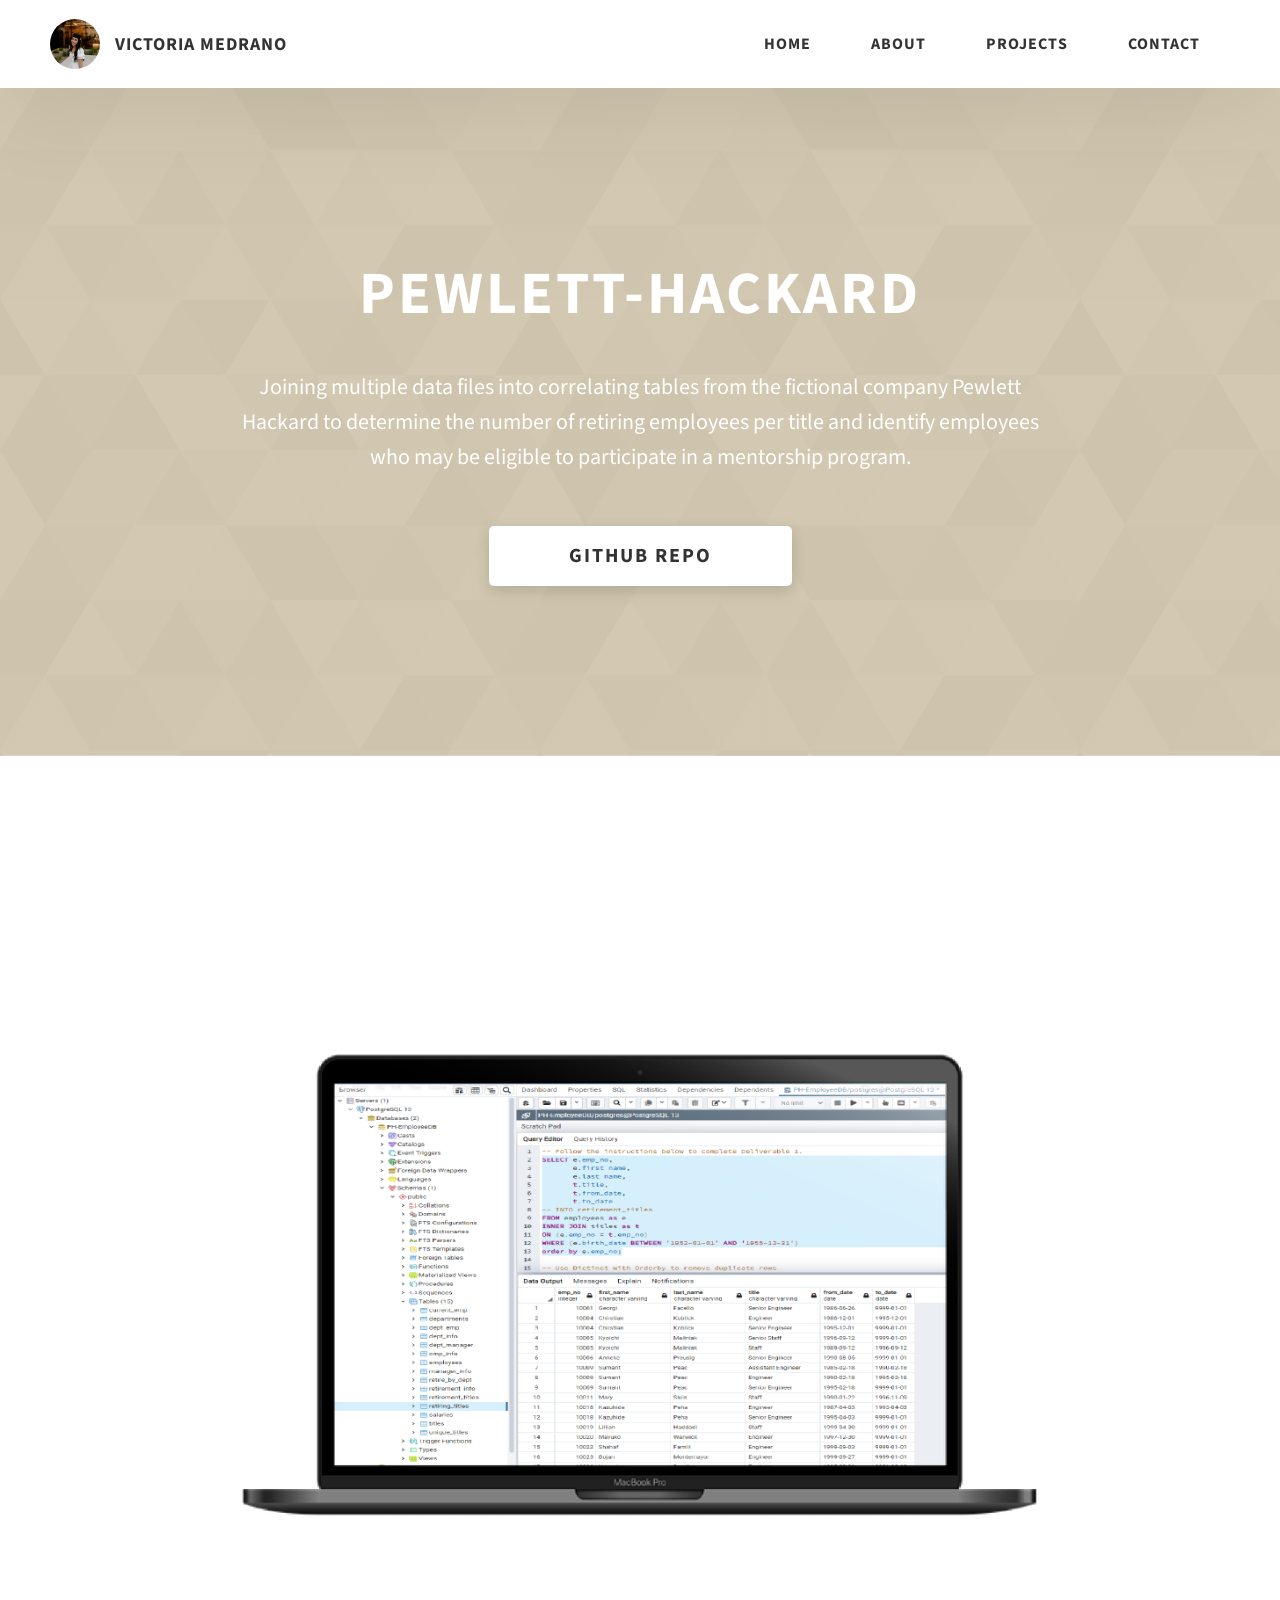
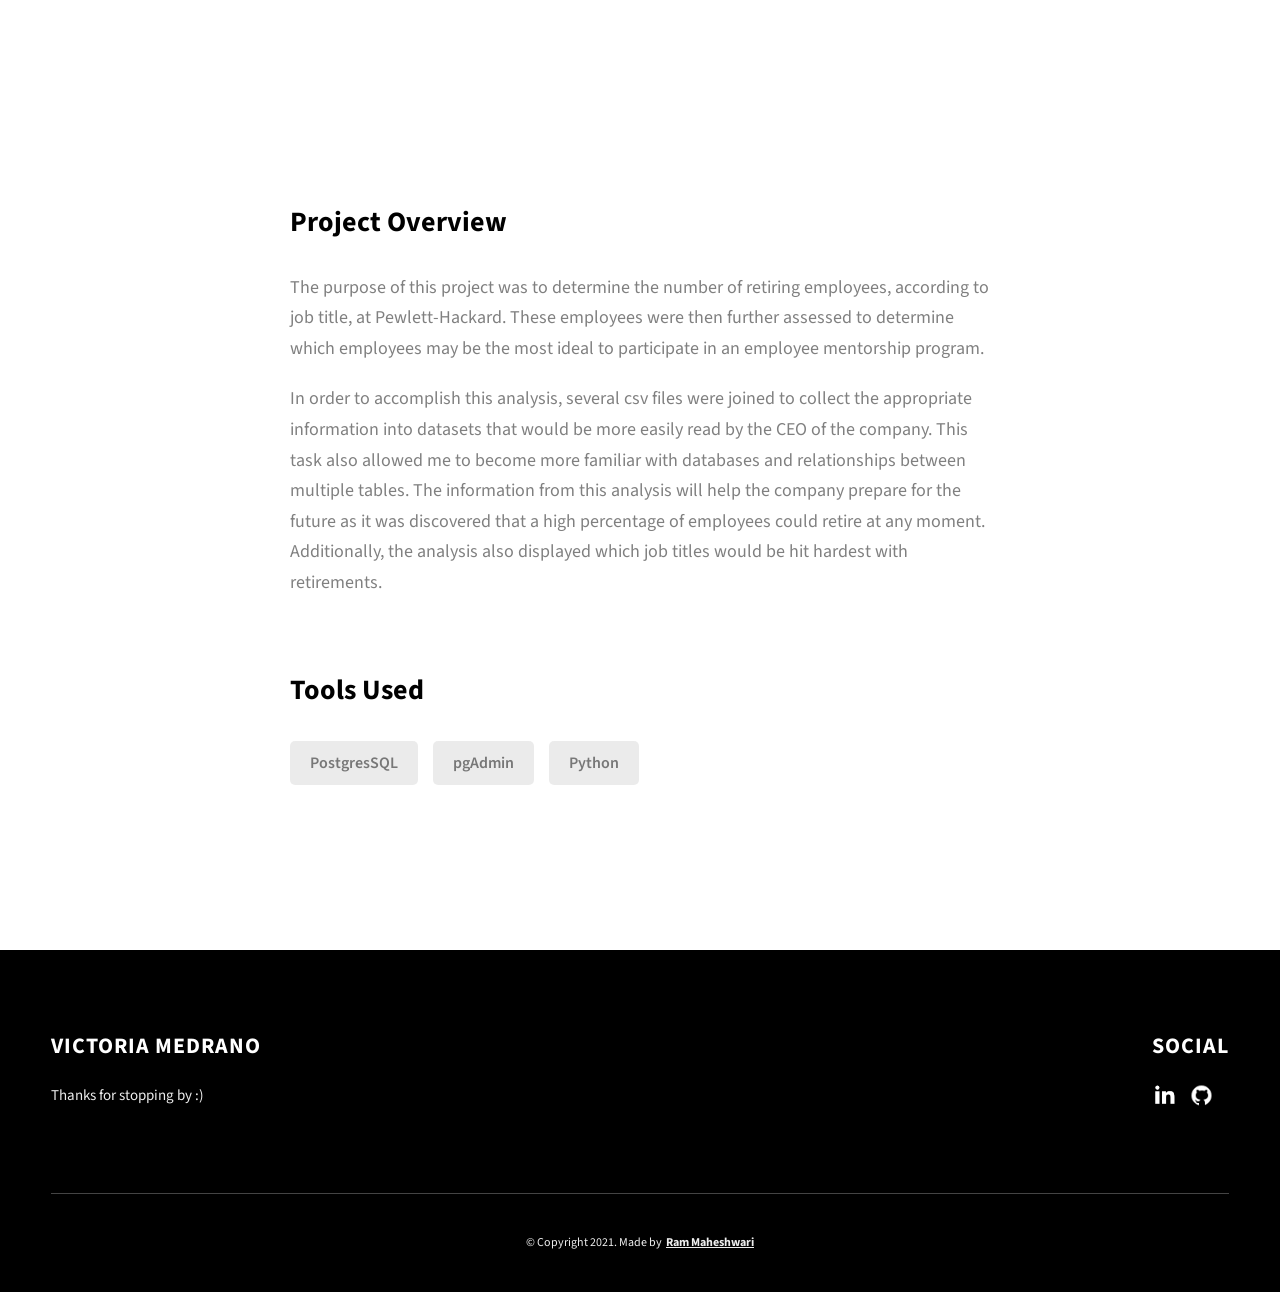
<file: project-4.html>
<!DOCTYPE html>
<html lang="en">
  <head>
    <meta charset="UTF-8" />
    <meta name="viewport" content="width=device-width, initial-scale=1.0" />
    <meta http-equiv="X-UA-Compatible" content="ie=edge" />
    <title>Case Study of MechaCar</title>
    <meta name="description" content="Case study page of Project" />

    <link rel="stylesheet" href="css/style.css" />

    <link rel="preconnect" href="https://fonts.googleapis.com" />
    <link rel="preconnect" href="https://fonts.gstatic.com" crossorigin />
    <link
      href="https://fonts.googleapis.com/css2?family=Source+Sans+Pro:wght@400;600;700;900&display=swap"
      rel="stylesheet"
    />
  </head>
  <body>
    <header class="header">
      <div class="header__content">
        <div class="header__logo-container">
          <div class="header__logo-img-cont">
            <img
              src="cap.jpg"
              alt="Victoria Medrano "
              class="header__logo-img"
            />
          </div>
          <span class="header__logo-sub">Victoria Medrano</span>
        </div>
        <div class="header__main">
          <ul class="header__links">
            <li class="header__link-wrapper">
              <a href="./index.html" class="header__link"> Home </a>
            </li>
            <li class="header__link-wrapper">
              <a href="./index.html#about" class="header__link">About </a>
            </li>
            <li class="header__link-wrapper">
              <a href="./index.html#projects" class="header__link">
                Projects
              </a>
            </li>
            <li class="header__link-wrapper">
              <a href="./index.html#contact" class="header__link"> Contact </a>
            </li>
          </ul>
          <div class="header__main-ham-menu-cont">
            <img
              src="./assets/svg/ham-menu.svg"
              alt="hamburger menu"
              class="header__main-ham-menu"
            />
            <img
              src="./assets/svg/ham-menu-close.svg"
              alt="hamburger menu close"
              class="header__main-ham-menu-close d-none"
            />
          </div>
        </div>
      </div>
      <div class="header__sm-menu">
        <div class="header__sm-menu-content">
          <ul class="header__sm-menu-links">
            <li class="header__sm-menu-link">
              <a href="./index.html"> Home </a>
            </li>

            <li class="header__sm-menu-link">
              <a href="./index.html#about"> About </a>
            </li>

            <li class="header__sm-menu-link">
              <a href="./index.html#projects"> Projects </a>
            </li>

            <li class="header__sm-menu-link">
              <a href="./index.html#contact"> Contact </a>
            </li>
          </ul>
        </div>
      </div>
    </header>
    <section class="project-cs-hero">
      <div class="project-cs-hero__content">
        <h1 class="heading-primary">Pewlett-Hackard</h1>
        <div class="project-cs-hero__info">
          <p class="text-primary">
            Joining multiple data files into correlating 
            tables from the fictional company Pewlett Hackard to 
            determine the number of retiring employees per title and 
            identify employees who may be eligible to participate in a mentorship program.
          </p>
        </div>
        <div class="project-cs-hero__cta">
          <a href="https://github.com/vic-medrano/Pewlett-Hackard-Analysis" class="btn btn--bg" target="_blank">Github Repo</a>
        </div>
      </div>
    </section>
    <section class="project-details">
      <div class="main-container">
        <div class="project-details__content">
          <div class="project-details__showcase-img-cont">
            <img
              src="./assets/png/pewlett.PNG"
              alt="Project Image"
              class="project-details__showcase-img"
            />
          </div>
          <div class="project-details__content-main">
            <div class="project-details__desc">
              <h3 class="project-details__content-title">Project Overview</h3>
              <p class="project-details__desc-para">
              The purpose of this project was to determine the number of retiring employees, 
              according to job title, at Pewlett-Hackard. These employees were then further 
              assessed to determine which employees may be the most ideal to participate in 
              an employee mentorship program.
              </p>
              <p class="project-details__desc-para">
              In order to accomplish this analysis, several csv files were joined to collect
              the appropriate information into datasets that would be more easily read
              by the CEO of the company. This task also allowed me to become more familiar with 
              databases and relationships between multiple tables. The information from this 
              analysis will help the company prepare for the future as it was discovered that a
              high percentage of employees could retire at any moment. Additionally, the analysis
              also displayed which job titles would be hit hardest with retirements.
              </p>
            </div>
            <div class="project-details__tools-used">
              <h3 class="project-details__content-title">Tools Used</h3>
              <div class="skills">
                <div class="skills__skill">PostgresSQL</div>
                <div class="skills__skill">pgAdmin</div>
                <div class="skills__skill">Python</div>
                
              </div>
            </div>
          </div>
        </div>
      </div>
    </section>
    <footer class="main-footer">
      <div class="main-container">
        <div class="main-footer__upper">
          <div class="main-footer__row main-footer__row-1">
            <h2 class="heading heading-sm main-footer__heading-sm">
              <span>Social</span>
            </h2>
            <div class="main-footer__social-cont">
              <a target="_blank" rel="noreferrer" href="https://www.linkedin.com/in/victoria-medrano-88354a142/">
                <img
                  class="main-footer__icon"
                  src="./assets/png/linkedin-ico.png"
                  alt="icon"
                />
              </a>
              <a target="_blank" rel="noreferrer" href="https://github.com/vic-medrano">
                <img
                  class="main-footer__icon"
                  src="./assets/png/github-ico.png"
                  alt="icon"
                />
              </a>
            </div>
          </div>
          <div class="main-footer__row main-footer__row-2">
            <h4 class="heading heading-sm text-lt">Victoria Medrano</h4>
            <p class="main-footer__short-desc">
              Thanks for stopping by :)
            </p>
          </div>
        </div>

        <div class="main-footer__lower">
          &copy; Copyright 2021. Made by
          <a rel="noreferrer" target="_blank" href="https://rammaheshwari.com"
            >Ram Maheshwari</a
          >
        </div>
      </div>
    </footer>
    <script src="./index.js"></script>
  </body>
</html>
</file>
<file: css/style.css>
/*
0 - 600px:      Phone
600 - 900px:    Tablet portrait
900 - 1200px:   Tablet landscape
[1200 - 1800] is where our normal styles apply
1800px + :      Big desktop
$breakpoint arguement choices:
- phone
- tab-port
- tab-land
- big-desktop

Inside media queries 1em is always 16px i.e 1em = 16px at every screen size only inside media queries
*/
*,
*::after,
*::before {
  margin: 0;
  padding: 0;
  box-sizing: inherit;
  font-family: inherit; }

html {
  font-size: 62.5%;
  scroll-behavior: smooth; }
  @media only screen and (max-width: 75em) {
    html {
      font-size: 59%; } }
  @media only screen and (max-width: 56.25em) {
    html {
      font-size: 56%; } }
  @media only screen and (min-width: 112.5em) {
    html {
      font-size: 65%; } }

body {
  box-sizing: border-box;
  position: relative;
  line-height: 1.5;
  font-family: sans-serif;
  overflow-x: hidden;
  overflow-y: scroll;
  font-family: 'Source Sans Pro', sans-serif; }

a {
  text-decoration: none;
  color: inherit; }

li {
  list-style: none; }

input:focus,
button:focus,
a:focus,
textarea:focus {
  outline: none; }

button {
  border: none;
  cursor: pointer; }

textarea {
  resize: none; }

.heading-primary {
  font-size: 6rem;
  text-transform: uppercase;
  letter-spacing: 3px;
  text-align: center; }
  @media only screen and (max-width: 37.5em) {
    .heading-primary {
      font-size: 4.5rem; } }

.heading-sec__mb-bg {
  margin-bottom: 11rem; }
  @media only screen and (max-width: 56.25em) {
    .heading-sec__mb-bg {
      margin-bottom: 8rem; } }

.heading-sec__mb-med {
  margin-bottom: 9rem; }
  @media only screen and (max-width: 56.25em) {
    .heading-sec__mb-med {
      margin-bottom: 8rem; } }

.heading-sec__main {
  display: block;
  font-size: 4rem;
  text-transform: uppercase;
  letter-spacing: 1px;
  letter-spacing: 3px;
  text-align: center;
  margin-bottom: 3.5rem;
  position: relative; }
  .heading-sec__main--lt {
    color: #fff; }
    .heading-sec__main--lt::after {
      content: '';
      background: #fff !important; }
  .heading-sec__main::after {
    content: '';
    position: absolute;
    top: calc(100% + 1.5rem);
    height: 5px;
    width: 3rem;
    background: #C8BB9E;
    left: 50%;
    transform: translateX(-50%);
    border-radius: 5px; }
    @media only screen and (max-width: 37.5em) {
      .heading-sec__main::after {
        top: calc(100% + 1.2rem); } }

.heading-sec__sub {
  display: block;
  text-align: center;
  color: #777;
  font-size: 2rem;
  font-weight: 500;
  max-width: 80rem;
  margin: auto;
  line-height: 1.6; }
  @media only screen and (max-width: 37.5em) {
    .heading-sec__sub {
      font-size: 1.8rem; } }
  .heading-sec__sub--lt {
    color: #eee; }

.heading-sm {
  font-size: 2.2rem;
  text-transform: uppercase;
  letter-spacing: 1px; }

.main-container {
  max-width: 120rem;
  margin: auto;
  width: 92%; }

.btn {
  background: #fff;
  color: #333;
  text-transform: uppercase;
  letter-spacing: 2px;
  display: inline-block;
  font-weight: 700;
  border-radius: 5px;
  box-shadow: 0 5px 15px 0 rgba(0, 0, 0, 0.15);
  transition: transform .3s; }
  .btn:hover {
    transform: translateY(-3px); }
  .btn--bg {
    padding: 1.5rem 8rem;
    font-size: 2rem; }
  .btn--med {
    padding: 1.5rem 5rem;
    font-size: 1.6rem; }
  .btn--theme {
    background: #C8BB9E;
    color: #fff; }
  .btn--theme-inv {
    color: #C8BB9E;
    background: #fff;
    border: 2px solid #C8BB9E;
    box-shadow: none;
    padding: calc(1.5rem - 2px) calc(5rem - 2px); }

.sec-pad {
  padding: 12rem 0; }
  @media only screen and (max-width: 56.25em) {
    .sec-pad {
      padding: 8rem 0; } }

.text-primary {
  color: #fff;
  font-size: 2.2rem;
  text-align: center;
  width: 100%;
  line-height: 1.6; }
  @media only screen and (max-width: 37.5em) {
    .text-primary {
      font-size: 2rem; } }

.d-none {
  display: none; }

.home-hero {
  color: #fff;
  background: linear-gradient(to right, rgba(200, 187, 158, 0.8), rgba(200, 187, 158, 0.8)), url(../../assets/svg/common-bg.svg);
  background-position: center;
  height: 100vh;
  min-height: 80rem;
  max-height: 120rem;
  position: relative; }
  @media only screen and (max-width: 37.5em) {
    .home-hero {
      height: unset;
      min-height: unset; } }
  .home-hero__socials {
    position: absolute;
    top: 50%;
    border: 2px solid #eee;
    border-left: 2px solid #eee;
    transform: translateY(-50%); }
    @media only screen and (max-width: 56.25em) {
      .home-hero__socials {
        display: none; } }
  .home-hero__mouse-scroll-cont {
    position: absolute;
    bottom: 3%;
    left: 50%;
    transform: translateX(-50%); }
    @media only screen and (max-width: 37.5em) {
      .home-hero__mouse-scroll-cont {
        display: none; } }
  .home-hero__social {
    width: 5rem; }
  .home-hero__social-icon-link {
    width: 100%;
    display: block;
    padding: 1.2rem;
    border-bottom: 2px solid #eee;
    transition: background .3s; }
    .home-hero__social-icon-link:hover {
      background: rgba(255, 255, 255, 0.1); }
    .home-hero__social-icon-link--bd-none {
      border-bottom: 0; }
  .home-hero__social-icon {
    width: 100%; }
  .home-hero__content {
    position: absolute;
    top: 50%;
    left: 50%;
    transform: translate(-50%, -50%);
    max-width: 90rem;
    width: 92%; }
    @media only screen and (max-width: 37.5em) {
      .home-hero__content {
        padding: 19rem 0 13rem 0;
        margin: auto;
        position: static;
        transform: translate(0, 0); } }
  .home-hero__info {
    margin: 3rem auto 0 auto;
    max-width: 80rem; }
  .home-hero__cta {
    margin-top: 5rem;
    text-align: center; }

.about {
  background: #fafafa; }
  .about__content {
    display: grid;
    grid-template-columns: 1fr 1fr;
    grid-gap: 10rem; }
    @media only screen and (max-width: 56.25em) {
      .about__content {
        grid-template-columns: 1fr;
        grid-gap: 8rem; } }
    .about__content-title {
      font-weight: 700;
      font-size: 2.8rem;
      margin-bottom: 3rem; }
      @media only screen and (max-width: 37.5em) {
        .about__content-title {
          font-size: 2.4rem; } }
    .about__content-details-para {
      font-size: 1.8rem;
      color: grey;
      max-width: 60rem;
      line-height: 1.7;
      margin-bottom: 1rem; }
      .about__content-details-para--hl {
        font-weight: 700;
        margin: 0 3px; }
      .about__content-details-para:last-child {
        margin-bottom: 4rem; }

.projects__row {
  display: grid;
  grid-template-columns: 1.5fr 1fr;
  grid-gap: 5rem;
  margin-bottom: 11rem; }
  @media only screen and (max-width: 56.25em) {
    .projects__row {
      grid-template-columns: 1fr;
      grid-gap: 2rem;
      margin-bottom: 8rem; } }
  @media only screen and (max-width: 56.25em) {
    .projects__row {
      text-align: center; } }
  .projects__row:last-child {
    margin-bottom: 0; }
  .projects__row-img-cont {
    overflow: hidden; }
  .projects__row-img {
    width: 100%;
    display: block;
    object-fit: cover; }
  .projects__row-content {
    padding: 2rem 0;
    display: flex;
    justify-content: center;
    flex-direction: column;
    align-items: flex-start; }
    @media only screen and (max-width: 56.25em) {
      .projects__row-content {
        align-items: center; } }
    .projects__row-content-title {
      font-weight: 700;
      font-size: 2.8rem;
      margin-bottom: 2rem; }
      @media only screen and (max-width: 37.5em) {
        .projects__row-content-title {
          font-size: 2.4rem; } }
    .projects__row-content-desc {
      font-size: 1.8rem;
      color: grey;
      max-width: 60rem;
      line-height: 1.7;
      margin-bottom: 3rem; }
      @media only screen and (max-width: 37.5em) {
        .projects__row-content-desc {
          font-size: 1.7rem; } }

.contact {
  background: linear-gradient(to right, rgba(200, 187, 158, 0.8), rgba(200, 187, 158, 0.8)), url(../../assets/svg/common-bg.svg);
  background-size: cover;
  background-position: center; }
  .contact__form-container {
    box-shadow: 0 0 10px rgba(0, 0, 0, 0.1);
    background: white;
    padding: 4rem;
    margin-top: 6rem;
    max-width: 80rem;
    text-align: right;
    width: 95%;
    border-radius: 5px;
    margin: 5rem auto 0 auto; }
    @media only screen and (max-width: 37.5em) {
      .contact__form-container {
        padding: 3rem; } }
  .contact__form-field {
    margin-bottom: 4rem; }
    @media only screen and (max-width: 37.5em) {
      .contact__form-field {
        margin-bottom: 3rem; } }
  .contact__form-label {
    color: #666;
    font-size: 1.4rem;
    letter-spacing: 1px;
    font-weight: 700;
    margin-bottom: 1rem;
    display: block;
    text-align: left; }
  .contact__form-input {
    color: #333;
    padding: 2rem;
    width: 100%;
    border: 1px solid #ebebeb;
    font-size: 1.6rem;
    letter-spacing: 0px;
    background: #f0f0f0;
    border-radius: 5px;
    font-weight: 600;
    /* Code for Modern Browsers */
    /* Code for WebKit, Blink, Edge */
    /* Code for Internet Explorer 10-11 */
    /* Code for Microsoft Edge */
    /* Code for Mozilla Firefox 4 to 18 */
    /* Code for Mozilla Firefox 19+ */ }
    .contact__form-input::placeholder {
      color: #999;
      font-weight: 600;
      font-size: 1.6rem; }
    .contact__form-input::-webkit-input-placeholder {
      color: #999;
      font-weight: 600;
      font-size: 1.6rem; }
    .contact__form-input:-ms-input-placeholder {
      color: #999;
      font-weight: 600;
      font-size: 1.6rem; }
    .contact__form-input::-ms-input-placeholder {
      color: #999;
      font-weight: 600;
      font-size: 1.6rem; }
    .contact__form-input:-moz-placeholder {
      opacity: 1;
      color: #999;
      font-weight: 600;
      font-size: 1.6rem; }
    .contact__form-input::-moz-placeholder {
      opacity: 1;
      color: #999;
      font-weight: 600;
      font-size: 1.6rem; }
  .contact__btn {
    width: 30%;
    padding: 2rem 4rem;
    font-size: 1.6rem; }
    @media only screen and (max-width: 37.5em) {
      .contact__btn {
        width: 100%; } }

.project-cs-hero {
  color: #fff;
  background: linear-gradient(to right, rgba(200, 187, 158, 0.8), rgba(200, 187, 158, 0.8)), url(../../assets/svg/common-bg.svg);
  background-size: cover;
  background-position: center;
  position: relative; }
  @media only screen and (max-width: 37.5em) {
    .project-cs-hero {
      height: unset;
      min-height: unset; } }
  .project-cs-hero__content {
    padding: 25rem 0 17rem 0;
    max-width: 90rem;
    width: 92%;
    margin: auto; }
    @media only screen and (max-width: 37.5em) {
      .project-cs-hero__content {
        padding: 19rem 0 13rem 0;
        margin: auto;
        position: static;
        transform: translate(0, 0); } }
  .project-cs-hero__info {
    margin: 3rem auto 0 auto;
    max-width: 80rem; }
  .project-cs-hero__cta {
    margin-top: 5rem;
    text-align: center; }

.project-details__content {
  padding: 8rem 0;
  max-width: 90rem;
  margin: auto; }
  .project-details__content-title {
    font-weight: 700;
    font-size: 2.8rem;
    margin-bottom: 3rem; }
    @media only screen and (max-width: 37.5em) {
      .project-details__content-title {
        font-size: 2.4rem; } }

.project-details__showcase-img-cont {
  width: 100%;
  margin-bottom: 6rem; }

.project-details__showcase-img {
  width: 100%; }

.project-details__content-main {
  width: 100%;
  max-width: 70rem;
  margin: auto; }

.project-details__desc {
  margin: 0 0 7rem 0; }
  .project-details__desc-para {
    font-size: 1.8rem;
    line-height: 1.7;
    color: grey;
    margin-bottom: 2rem; }

.project-details__tools-used {
  margin: 0 0 7rem 0; }
  .project-details__tools-used-list {
    display: flex;
    flex-wrap: wrap; }
  .project-details__tools-used-item {
    padding: 1rem 2rem;
    margin-bottom: 1.5rem;
    margin-right: 1.5rem;
    font-size: 1.6rem;
    background: rgba(153, 153, 153, 0.2);
    border-radius: 5px;
    font-weight: 600;
    color: #777; }

.project-details__links {
  margin: 0 0; }
  .project-details__links-btn {
    margin-right: 2rem; }
    @media only screen and (max-width: 37.5em) {
      .project-details__links-btn {
        margin-right: 0;
        width: 70%;
        margin-bottom: 2rem;
        text-align: center; } }
    .project-details__links-btn:last-child {
      margin: 0; }
      @media only screen and (max-width: 37.5em) {
        .project-details__links-btn:last-child {
          margin: 0; } }

.header {
  position: fixed;
  width: 100%;
  z-index: 1000;
  background: #000;
  background: #fff;
  box-shadow: 0 10px 100px rgba(0, 0, 0, 0.1); }
  .header__content {
    display: flex;
    align-items: center;
    justify-content: space-between;
    padding: 1rem 5rem; }
    @media only screen and (max-width: 56.25em) {
      .header__content {
        padding: 0 2rem; } }
  .header__logo-container {
    display: flex;
    align-items: center;
    cursor: pointer;
    color: #333;
    transition: color .3s; }
    .header__logo-container:hover {
      color: #C8BB9E; }
  .header__logo-img-cont {
    width: 5rem;
    height: 5rem;
    border-radius: 50px;
    overflow: hidden;
    margin-right: 1.5rem;
    background: #C8BB9E; }
    @media only screen and (max-width: 56.25em) {
      .header__logo-img-cont {
        width: 4.5rem;
        height: 4.5rem;
        margin-right: 1.2rem; } }
  .header__logo-img {
    width: 100%;
    height: 100%;
    object-fit: cover;
    object-position: center;
    display: block; }
  .header__logo-sub {
    font-size: 1.8rem;
    text-transform: uppercase;
    font-weight: 700;
    letter-spacing: 1px; }
  .header__links {
    display: flex; }
    @media only screen and (max-width: 37.5em) {
      .header__links {
        display: none; } }
  .header__link {
    padding: 2.2rem 3rem;
    display: inline-block;
    font-size: 1.6rem;
    color: #333;
    text-transform: uppercase;
    letter-spacing: 1px;
    font-weight: 700;
    transition: color .3s; }
    .header__link:hover {
      color: #C8BB9E; }
    @media only screen and (max-width: 56.25em) {
      .header__link {
        padding: 3rem 1.8rem;
        font-size: 1.5rem; } }
  .header__main-ham-menu-cont {
    display: none;
    width: 3rem;
    padding: 2.2rem 0; }
    @media only screen and (max-width: 37.5em) {
      .header__main-ham-menu-cont {
        display: block; } }
  .header__main-ham-menu {
    width: 100%; }
  .header__main-ham-menu-close {
    width: 100%; }
  .header__sm-menu {
    background: #fff;
    position: absolute;
    width: 100%;
    top: 100%;
    visibility: hidden;
    opacity: 0;
    transition: all .3s;
    box-shadow: 0px 5px 5px 0px rgba(0, 0, 0, 0.1);
    -webkit-box-shadow: 0px 5px 5px 0px rgba(0, 0, 0, 0.1);
    -moz-box-shadow: 0px 5px 5px 0px rgba(0, 0, 0, 0.1); }
    .header__sm-menu--active {
      visibility: hidden;
      opacity: 0; }
      @media only screen and (max-width: 37.5em) {
        .header__sm-menu--active {
          visibility: visible;
          opacity: 1; } }
  .header__sm-menu-link a {
    display: block;
    text-decoration: none;
    padding: 2.5rem 3rem;
    font-size: 1.6rem;
    color: #333;
    text-align: right;
    border-bottom: 1px solid #eee;
    font-weight: 700;
    text-transform: uppercase;
    letter-spacing: 2px;
    transition: color .3s; }
    .header__sm-menu-link a:hover {
      color: #C8BB9E; }
  .header__sm-menu-link:first-child a {
    border-top: 1px solid #eee; }
  .header__sm-menu-link-last {
    border-bottom: 0; }

.main-footer {
  background: #000;
  color: #fff; }
  .main-footer__upper {
    display: flex;
    justify-content: space-between;
    padding: 8rem 0; }
    @media only screen and (max-width: 56.25em) {
      .main-footer__upper {
        padding: 6rem 0; } }
    @media only screen and (max-width: 37.5em) {
      .main-footer__upper {
        display: block; } }
  .main-footer__row-1 {
    order: 2; }
    @media only screen and (max-width: 56.25em) {
      .main-footer__row-1 {
        margin-bottom: 5rem; } }
  .main-footer__row-2 {
    width: 40%;
    order: 1;
    max-width: 50rem; }
    @media only screen and (max-width: 56.25em) {
      .main-footer__row-2 {
        width: 100%; } }
  .main-footer__short-desc {
    margin-top: 2rem;
    color: #eee;
    font-size: 1.5rem;
    line-height: 1.7; }
  .main-footer__social-cont {
    margin-top: 2rem; }
  .main-footer__icon {
    margin-right: 1rem;
    width: 2.5rem; }
    .main-footer__icon--mr-none {
      margin-right: 0; }
  .main-footer__lower {
    padding: 4rem 0;
    border-top: 1px solid #444;
    color: #eee;
    font-size: 1.2rem;
    text-align: left;
    text-align: center; }
    .main-footer__lower a {
      text-decoration: underline;
      font-weight: bold;
      margin-left: 2px; }
    @media only screen and (max-width: 56.25em) {
      .main-footer__lower {
        padding: 3.5rem 0; } }

.skills {
  display: flex;
  flex-wrap: wrap; }
  .skills__skill {
    padding: 1rem 2rem;
    margin-bottom: 1.5rem;
    margin-right: 1.5rem;
    font-size: 1.6rem;
    background: rgba(153, 153, 153, 0.2);
    border-radius: 5px;
    font-weight: 600;
    color: #777; }

.mouse {
  width: 25px;
  height: 40px;
  border: 2px solid #eee;
  border-radius: 60px;
  position: relative;
  overflow: hidden; }
  .mouse::before {
    content: '';
    width: 5px;
    height: 5px;
    position: absolute;
    top: 7px;
    left: 50%;
    transform: translateX(-50%);
    background-color: #eee;
    border-radius: 50%;
    opacity: 1;
    animation: wheel 1.3s infinite;
    -webkit-animation: wheel 1.3s infinite; }

@keyframes wheel {
  to {
    opacity: 0;
    top: 27px; } }

@-webkit-keyframes wheel {
  to {
    opacity: 0;
    top: 27px; } }
</file>
